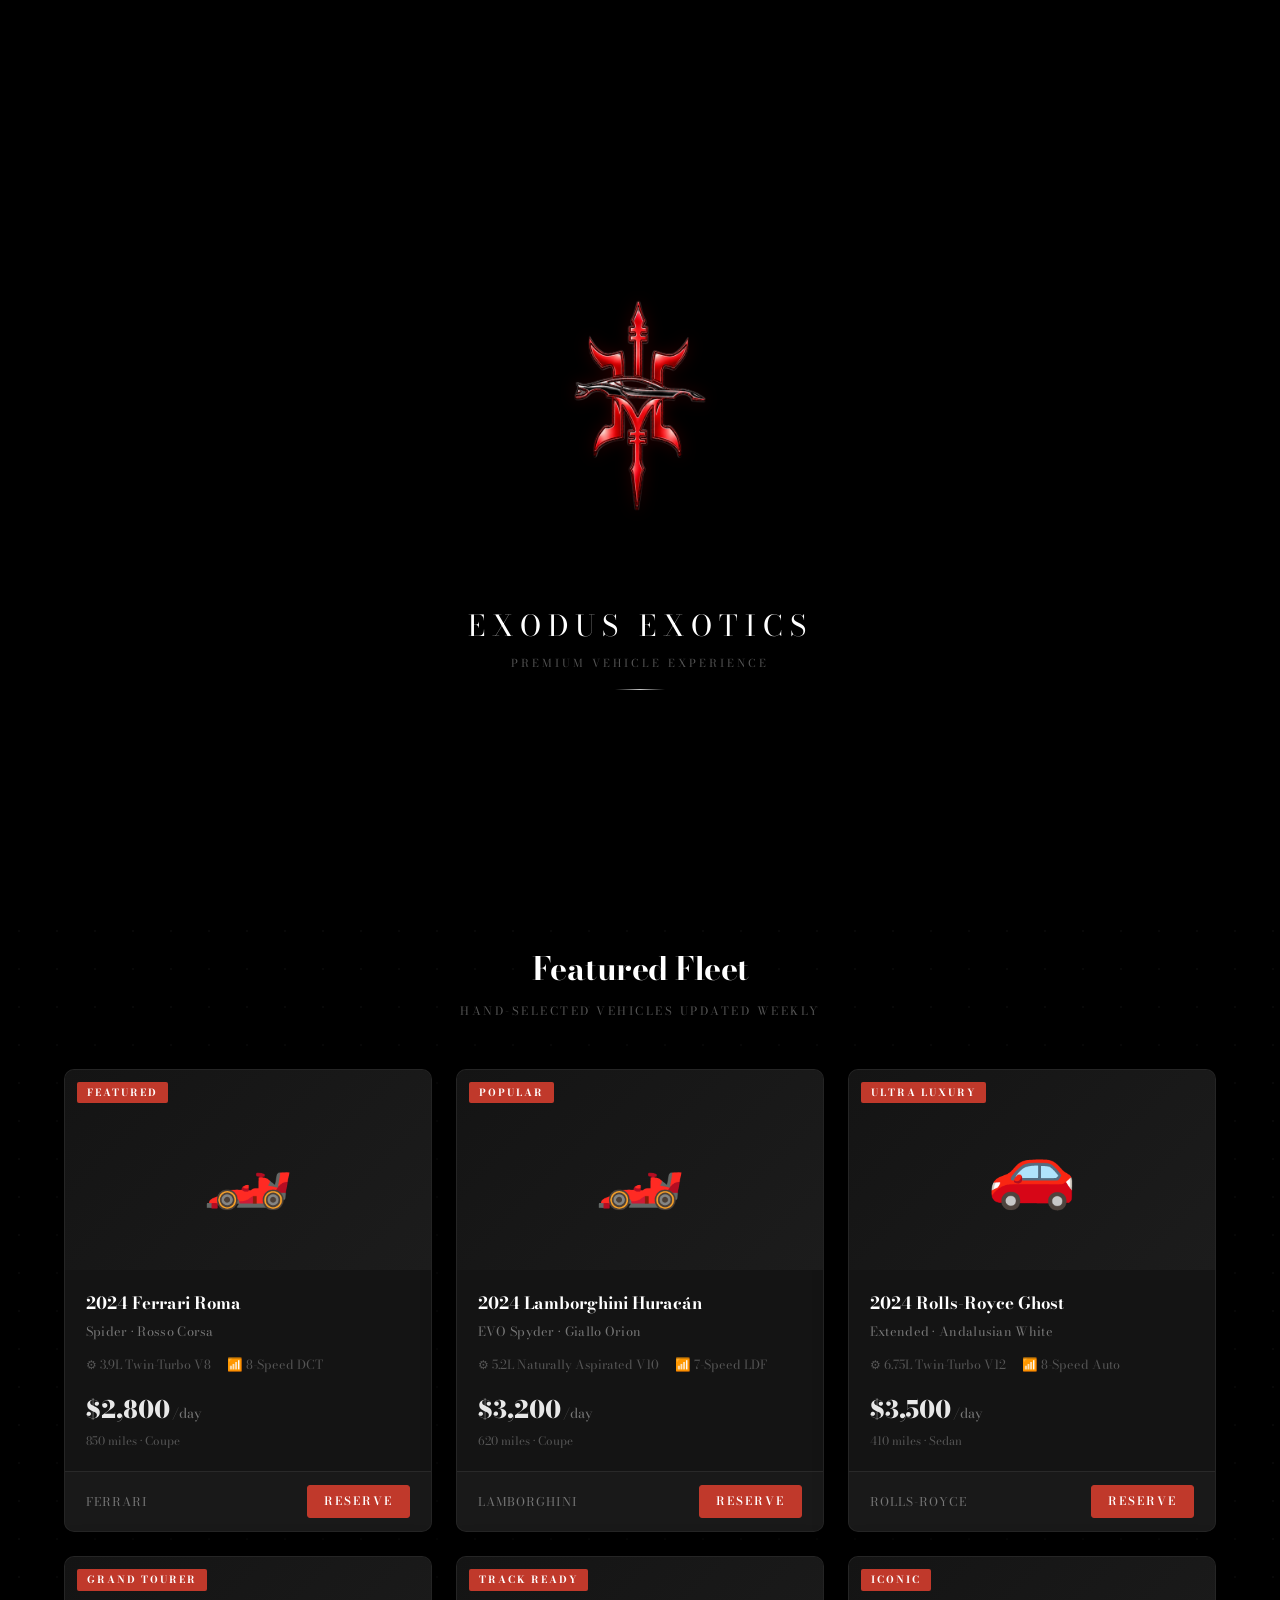
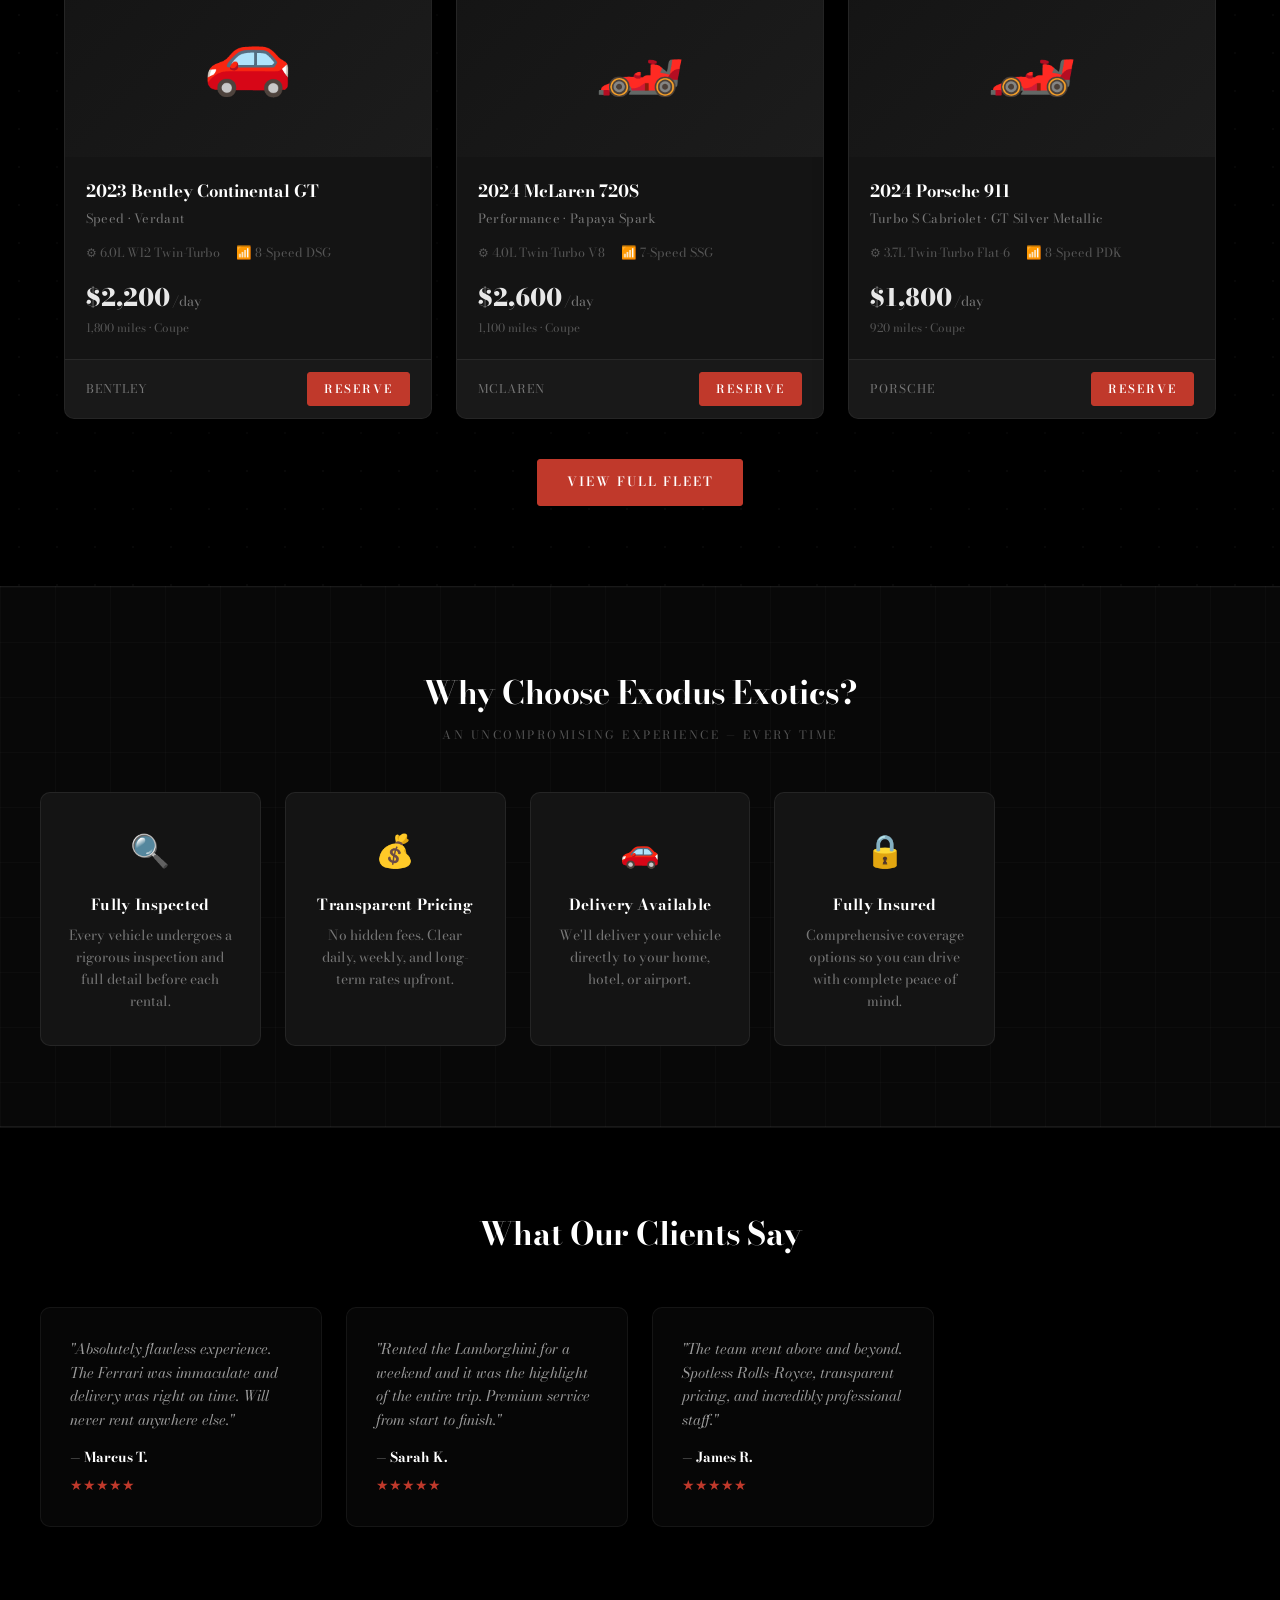
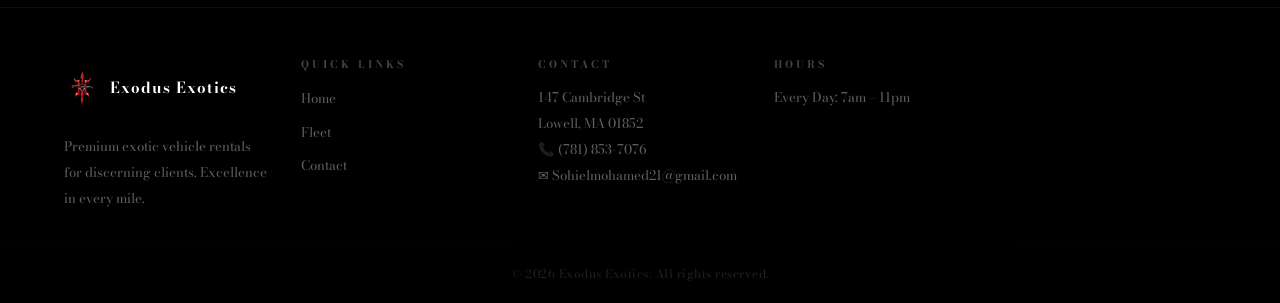
<file: index.html>
<!DOCTYPE html>
<html lang="en">
<head>
  <meta charset="UTF-8" />
  <meta name="viewport" content="width=device-width, initial-scale=1.0" />
  <title>Exodus Exotics | Premium Vehicle Rentals</title>
  <link rel="stylesheet" href="css/style.css" />
</head>
<body>

  <!-- PRELOADER -->
  <div id="preloader" aria-hidden="true">
    <img src="images/logo-transparent.svg" alt="" class="pre-logo" />
    <div class="pre-brand">Exodus Exotics</div>
    <div class="pre-tagline">Premium Vehicle Experience</div>
    <div class="pre-bar"></div>
  </div>

  <!-- NAVBAR -->
  <nav class="navbar">
    <div class="nav-container">
      <a href="index.html" class="logo">
        <img src="images/logo-transparent.svg" alt="Exodus Exotics" class="logo-img" />
        <span class="logo-text">Exodus<span class="logo-accent">Exotics</span></span>
      </a>
      <ul class="nav-links">
        <li><a href="index.html" class="active">Home</a></li>
        <li><a href="inventory.html">Fleet</a></li>
        <li><a href="contact.html">Contact</a></li>
      </ul>
      <button class="nav-toggle" id="navToggle">&#9776;</button>
    </div>
  </nav>

  <!-- HERO -->
  <section class="hero">
    <div class="hero-content">
      <span class="hero-eyebrow">Premium Vehicle Rentals</span>
      <h1><span>EXODUS EXOTICS</span></h1>
      <p>Exclusive fleet of world-class vehicles available for daily, weekly, and long-term rentals.</p>
      <a href="inventory.html" class="btn btn-primary">Browse Our Fleet</a>
      <a href="contact.html" class="btn btn-outline">Make a Reservation</a>
    </div>
  </section>


  <!-- FEATURED FLEET -->
  <section class="section">
    <div class="section-header">
      <h2>Featured Fleet</h2>
      <p>Hand-selected vehicles updated weekly</p>
    </div>
    <div class="car-grid" id="featuredGrid"></div>
    <div class="center-btn">
      <a href="inventory.html" class="btn btn-primary">View Full Fleet</a>
    </div>
  </section>

  <!-- WHY US -->
  <section class="section why-us">
    <div class="section-header">
      <h2>Why Choose Exodus Exotics?</h2>
      <p>An uncompromising experience — every time</p>
    </div>
    <div class="features-grid">
      <div class="feature-card">
        <div class="feature-icon">&#128269;</div>
        <h3>Fully Inspected</h3>
        <p>Every vehicle undergoes a rigorous inspection and full detail before each rental.</p>
      </div>
      <div class="feature-card">
        <div class="feature-icon">&#128176;</div>
        <h3>Transparent Pricing</h3>
        <p>No hidden fees. Clear daily, weekly, and long-term rates upfront.</p>
      </div>
      <div class="feature-card">
        <div class="feature-icon">&#128663;</div>
        <h3>Delivery Available</h3>
        <p>We'll deliver your vehicle directly to your home, hotel, or airport.</p>
      </div>
      <div class="feature-card">
        <div class="feature-icon">&#128274;</div>
        <h3>Fully Insured</h3>
        <p>Comprehensive coverage options so you can drive with complete peace of mind.</p>
      </div>
    </div>
  </section>

  <!-- TESTIMONIALS -->
  <section class="section testimonials">
    <div class="section-header">
      <h2>What Our Clients Say</h2>
    </div>
    <div class="testimonial-grid">
      <div class="testimonial-card">
        <p>"Absolutely flawless experience. The Ferrari was immaculate and delivery was right on time. Will never rent anywhere else."</p>
        <div class="testimonial-author">— Marcus T.</div>
        <div class="stars">&#9733;&#9733;&#9733;&#9733;&#9733;</div>
      </div>
      <div class="testimonial-card">
        <p>"Rented the Lamborghini for a weekend and it was the highlight of the entire trip. Premium service from start to finish."</p>
        <div class="testimonial-author">— Sarah K.</div>
        <div class="stars">&#9733;&#9733;&#9733;&#9733;&#9733;</div>
      </div>
      <div class="testimonial-card">
        <p>"The team went above and beyond. Spotless Rolls-Royce, transparent pricing, and incredibly professional staff."</p>
        <div class="testimonial-author">— James R.</div>
        <div class="stars">&#9733;&#9733;&#9733;&#9733;&#9733;</div>
      </div>
    </div>
  </section>

  <!-- FOOTER -->
  <footer class="footer">
    <div class="footer-container">
      <div class="footer-col">
        <h3>
          <img src="images/logo-transparent.svg" alt="" class="footer-logo-img" />
          Exodus Exotics
        </h3>
        <p>Premium exotic vehicle rentals for discerning clients. Excellence in every mile.</p>
      </div>
      <div class="footer-col">
        <h4>Quick Links</h4>
        <ul>
          <li><a href="index.html">Home</a></li>
          <li><a href="inventory.html">Fleet</a></li>
          <li><a href="contact.html">Contact</a></li>
        </ul>
      </div>
      <div class="footer-col">
        <h4>Contact</h4>
        <p>147 Cambridge St<br>Lowell, MA 01852</p>
        <p>&#128222; (781) 853-7076</p>
        <p>&#9993; Sohielmohamed21@gmail.com</p>
      </div>
      <div class="footer-col">
        <h4>Hours</h4>
        <p>Every Day: 7am – 11pm</p>
      </div>
    </div>
    <div class="footer-bottom">
      <p>&copy; 2026 Exodus Exotics. All rights reserved.</p>
    </div>
  </footer>

  <script src="js/data.js"></script>
  <script src="js/store.js"></script>
  <script src="js/main.js"></script>
</body>
</html>
</file>
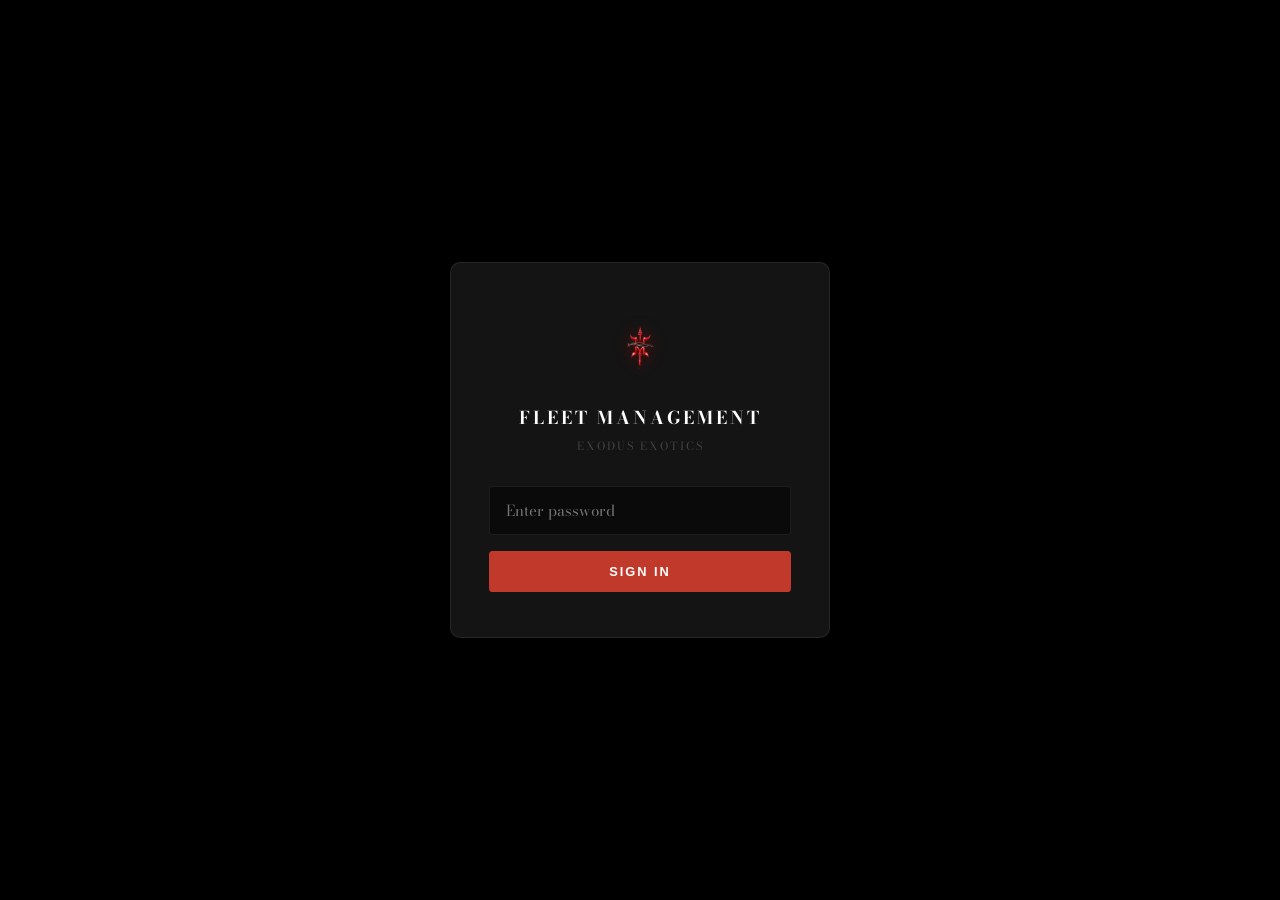
<file: admin.html>
<!DOCTYPE html>
<html lang="en">
<head>
  <meta charset="UTF-8" />
  <meta name="viewport" content="width=device-width, initial-scale=1.0" />
  <title>Fleet Management | Exodus Exotics</title>
  <link rel="stylesheet" href="css/style.css" />
  <style>
    body { min-height: 100vh; }

    /* LOGIN */
    #loginScreen {
      position: fixed; inset: 0; display: flex;
      align-items: center; justify-content: center;
      z-index: 9999; background: #000;
    }
    .login-card {
      background: #141414; border: 1px solid rgba(255,255,255,0.08);
      border-radius: 10px; padding: 2.8rem 2.4rem;
      width: 100%; max-width: 380px;
      box-shadow: 0 8px 50px rgba(0,0,0,0.8); text-align: center;
    }
    .login-logo { height: 80px; margin: 0 auto 1rem; filter: drop-shadow(0 0 8px rgba(200,0,0,0.4)); }
    .login-card h2 { color: #fff; font-size: 1.1rem; letter-spacing: 3px; text-transform: uppercase; margin-bottom: 0.3rem; }
    .login-card p  { color: #444; font-size: 0.7rem; letter-spacing: 2px; text-transform: uppercase; margin-bottom: 2rem; }
    .login-card input {
      width: 100%; padding: 0.75rem 1rem; background: #0a0a0a;
      border: 1px solid rgba(255,255,255,0.08); border-radius: 3px;
      color: #ccc; font-size: 0.95rem; font-family: inherit; margin-bottom: 1rem;
    }
    .login-card input:focus { outline: none; border-color: rgba(192,57,43,0.5); }
    #loginError { display: none; color: #c0392b; font-size: 0.78rem; margin-bottom: 0.8rem; }

    /* PANEL */
    #adminPanel { display: none; }
    .admin-header {
      background: rgba(0,0,0,0.95); border-bottom: 1px solid rgba(255,255,255,0.07);
      padding: 1rem 2rem; display: flex; align-items: center;
      justify-content: space-between; position: sticky; top: 0; z-index: 100;
      backdrop-filter: blur(12px);
    }
    .admin-header-left { display: flex; align-items: center; gap: 1rem; }
    .admin-logo { height: 52px; filter: drop-shadow(0 0 5px rgba(200,0,0,0.3)); }
    .admin-header h1 { color: #fff; font-size: 0.9rem; letter-spacing: 3px; text-transform: uppercase; }
    .admin-header-right { display: flex; align-items: center; gap: 1rem; }

    .admin-body { max-width: 1100px; margin: 0 auto; padding: 2rem 1.5rem; }

    /* TABS */
    .admin-tabs { display: flex; gap: 0; margin-bottom: 1.5rem; border-bottom: 1px solid rgba(255,255,255,0.07); }
    .admin-tab {
      padding: 0.65rem 1.4rem; font-size: 0.75rem; font-weight: 600;
      letter-spacing: 1.5px; text-transform: uppercase; color: #555;
      background: none; border: none; border-bottom: 2px solid transparent;
      cursor: pointer; font-family: inherit; transition: color 0.2s;
      margin-bottom: -1px;
    }
    .admin-tab:hover { color: #aaa; }
    .admin-tab.tab-active { color: #fff; border-bottom-color: var(--primary); }

    /* TOOLBAR */
    .admin-toolbar { display: flex; align-items: center; justify-content: space-between; margin-bottom: 1.2rem; }
    .toolbar-left { display: flex; align-items: baseline; gap: 0.7rem; }
    .toolbar-left h2 { color: #fff; font-size: 1.1rem; font-weight: 700; }
    .section-count { color: #555; font-size: 0.72rem; letter-spacing: 2px; text-transform: uppercase; }

    /* TABLE */
    .admin-table-wrap {
      background: #141414; border: 1px solid rgba(255,255,255,0.07);
      border-radius: 10px; overflow: hidden;
    }
    table { width: 100%; border-collapse: collapse; }
    thead tr { background: #0a0a0a; border-bottom: 1px solid rgba(255,255,255,0.07); }
    th {
      padding: 0.9rem 1.2rem; text-align: left; font-size: 0.65rem;
      color: #555; letter-spacing: 2.5px; text-transform: uppercase; font-weight: 600;
    }
    td {
      padding: 0.9rem 1.2rem; font-size: 0.88rem; color: #bbb;
      border-bottom: 1px solid rgba(255,255,255,0.04); vertical-align: middle;
    }
    tbody tr:last-child td { border-bottom: none; }
    tbody tr:hover { background: rgba(255,255,255,0.02); }

    .car-thumb {
      width: 48px; height: 34px; object-fit: cover;
      border-radius: 4px; margin-right: 0.6rem; vertical-align: middle;
      border: 1px solid rgba(255,255,255,0.07);
    }
    .car-name { color: #fff; font-weight: 600; vertical-align: middle; }
    .admin-badge {
      display: inline-block; background: rgba(192,57,43,0.12);
      border: 1px solid rgba(192,57,43,0.3); color: #c0392b;
      font-size: 0.6rem; font-weight: 700; padding: 2px 8px; border-radius: 2px;
      letter-spacing: 1.5px; text-transform: uppercase; margin-left: 0.4rem; vertical-align: middle;
    }
    .action-cell { white-space: nowrap; }
    .admin-btn {
      padding: 0.3rem 0.85rem; font-size: 0.7rem; font-weight: 600;
      letter-spacing: 1.5px; text-transform: uppercase; border-radius: 3px;
      cursor: pointer; border: 1px solid; font-family: inherit; transition: all 0.2s;
    }
    .edit-btn { background: transparent; color: rgba(255,255,255,0.6); border-color: rgba(255,255,255,0.2); }
    .edit-btn:hover { background: rgba(255,255,255,0.06); color: #fff; border-color: rgba(255,255,255,0.4); }
    .delete-btn { background: rgba(192,57,43,0.08); color: #c0392b; border-color: rgba(192,57,43,0.3); margin-left: 0.4rem; }
    .delete-btn:hover { background: rgba(192,57,43,0.18); border-color: rgba(192,57,43,0.6); }
    .admin-empty { text-align: center; color: #444; padding: 3rem; font-size: 0.88rem; }

    /* MODAL */
    #carModal {
      display: none; position: fixed; inset: 0;
      background: rgba(0,0,0,0.85); z-index: 9000;
      align-items: flex-start; justify-content: center;
      padding: 2rem 1rem; overflow-y: auto;
    }
    .modal-card {
      background: #141414; border: 1px solid rgba(255,255,255,0.08);
      border-radius: 10px; width: 100%; max-width: 680px;
      box-shadow: 0 20px 80px rgba(0,0,0,0.9); margin: auto;
    }
    .modal-header {
      display: flex; align-items: center; justify-content: space-between;
      padding: 1.4rem 1.8rem; border-bottom: 1px solid rgba(255,255,255,0.07);
    }
    .modal-header h2 { color: #fff; font-size: 1rem; letter-spacing: 1px; }
    #modalClose { background: none; border: none; color: #555; font-size: 1.4rem; cursor: pointer; transition: color 0.2s; }
    #modalClose:hover { color: #fff; }
    .modal-body { padding: 1.8rem; }
    .modal-footer {
      display: flex; justify-content: flex-end; gap: 0.8rem;
      padding: 1.2rem 1.8rem; border-top: 1px solid rgba(255,255,255,0.07);
    }

    /* FORM */
    .form-grid { display: grid; grid-template-columns: 1fr 1fr; gap: 1rem; }
    .form-grid .span-2 { grid-column: 1 / -1; }
    .admin-form .form-group { margin-bottom: 0; }
    .admin-form label {
      display: block; font-size: 0.65rem; font-weight: 600; color: #555;
      letter-spacing: 2px; text-transform: uppercase; margin-bottom: 0.35rem;
    }
    .admin-form input,
    .admin-form select,
    .admin-form textarea {
      width: 100%; padding: 0.6rem 0.85rem; background: #0a0a0a;
      border: 1px solid rgba(255,255,255,0.08); border-radius: 3px;
      color: #ccc; font-size: 0.86rem; font-family: inherit; transition: border-color 0.2s;
    }
    .admin-form input[type="file"] { padding: 0.45rem 0.85rem; cursor: pointer; }
    .admin-form input:focus,
    .admin-form select:focus,
    .admin-form textarea:focus { outline: none; border-color: rgba(192,57,43,0.45); }
    .admin-form textarea { resize: vertical; min-height: 80px; }
    .admin-form .hint { font-size: 0.65rem; color: #444; margin-top: 0.25rem; }

    /* IMAGE PREVIEW */
    #imgPreviewWrap { display: none; margin-top: 0.6rem; }
    #imgPreview { width: 100%; max-height: 160px; object-fit: cover; border-radius: 6px; border: 1px solid rgba(255,255,255,0.08); }

    @media (max-width: 600px) {
      .form-grid { grid-template-columns: 1fr; }
      .form-grid .span-2 { grid-column: 1; }
      .admin-toolbar { flex-direction: column; align-items: flex-start; gap: 1rem; }
    }
  </style>
</head>
<body>

  <!-- LOGIN -->
  <div id="loginScreen">
    <div class="login-card">
      <img src="images/logo-transparent.svg" alt="Exodus Exotics" class="login-logo" />
      <h2>Fleet Management</h2>
      <p>Exodus Exotics</p>
      <form id="loginForm">
        <input type="password" id="adminPass" placeholder="Enter password" autocomplete="current-password" required />
        <div id="loginError">Incorrect password. Please try again.</div>
        <button type="submit" class="btn btn-primary" style="width:100%">Sign In</button>
      </form>
    </div>
  </div>

  <!-- ADMIN PANEL -->
  <div id="adminPanel">

    <div class="admin-header">
      <div class="admin-header-left">
        <img src="images/logo-transparent.svg" alt="" class="admin-logo" />
        <h1>Fleet Management</h1>
      </div>
      <div class="admin-header-right">
        <a href="index.html" class="btn btn-outline" style="font-size:0.72rem;padding:0.4rem 1rem">View Site</a>
        <button id="logoutBtn" class="btn btn-outline" style="font-size:0.72rem;padding:0.4rem 1rem">Sign Out</button>
      </div>
    </div>

    <div class="admin-body">

      <div class="admin-tabs">
        <button class="admin-tab" id="tabFleet">Fleet Inventory</button>
        <button class="admin-tab" id="tabInquiries">Reservation Inquiries</button>
      </div>

      <!-- FLEET SECTION -->
      <div id="fleetSection">
        <div class="admin-toolbar">
          <div class="toolbar-left">
            <h2>Vehicles</h2>
            <span id="fleetCount" class="section-count"></span>
          </div>
          <button id="addCarBtn" class="btn btn-primary">+ Add Vehicle</button>
        </div>
        <div class="admin-table-wrap">
          <table>
            <thead>
              <tr>
                <th>Vehicle</th><th>Trim</th><th>Type</th><th>Daily Rate</th><th>Actions</th>
              </tr>
            </thead>
            <tbody id="carTableBody"></tbody>
          </table>
        </div>
      </div>

      <!-- INQUIRIES SECTION -->
      <div id="inquiriesSection" style="display:none">
        <div class="admin-toolbar">
          <div class="toolbar-left">
            <h2>Inquiries</h2>
            <span id="inquiryCount" class="section-count"></span>
          </div>
        </div>
        <div class="admin-table-wrap">
          <table>
            <thead>
              <tr>
                <th>Name</th><th>Contact</th><th>Vehicle</th><th>Dates</th><th>Notes</th><th>Received</th>
              </tr>
            </thead>
            <tbody id="inquiryTableBody"></tbody>
          </table>
        </div>
      </div>

    </div>
  </div>

  <!-- ADD / EDIT MODAL -->
  <div id="carModal">
    <div class="modal-card">
      <div class="modal-header">
        <h2 id="modalTitle">Add Vehicle</h2>
        <button id="modalClose">&times;</button>
      </div>
      <div class="modal-body">
        <form id="carForm" class="admin-form">
          <input type="hidden" id="carId" />
          <div class="form-grid">

            <div class="form-group">
              <label for="fYear">Year</label>
              <input type="number" id="fYear" placeholder="2024" min="1900" max="2099" required />
            </div>
            <div class="form-group">
              <label for="fMake">Make</label>
              <input type="text" id="fMake" placeholder="Ferrari" required />
            </div>
            <div class="form-group">
              <label for="fModel">Model</label>
              <input type="text" id="fModel" placeholder="Roma" required />
            </div>
            <div class="form-group">
              <label for="fTrim">Trim</label>
              <input type="text" id="fTrim" placeholder="Spider" required />
            </div>
            <div class="form-group">
              <label for="fType">Body Type</label>
              <select id="fType" required>
                <option value="Coupe">Coupe</option>
                <option value="Sedan">Sedan</option>
                <option value="SUV">SUV</option>
                <option value="Convertible">Convertible</option>
                <option value="Truck">Truck</option>
              </select>
            </div>
            <div class="form-group">
              <label for="fColor">Color</label>
              <input type="text" id="fColor" placeholder="Rosso Corsa" required />
            </div>
            <div class="form-group">
              <label for="fPrice">Daily Rate ($)</label>
              <input type="number" id="fPrice" placeholder="2800" min="1" required />
            </div>
            <div class="form-group">
              <label for="fMileage">Mileage</label>
              <input type="number" id="fMileage" placeholder="850" min="0" required />
            </div>
            <div class="form-group">
              <label for="fEngine">Engine</label>
              <input type="text" id="fEngine" placeholder="3.9L Twin-Turbo V8" required />
            </div>
            <div class="form-group">
              <label for="fTransmission">Transmission</label>
              <input type="text" id="fTransmission" placeholder="8-Speed DCT" required />
            </div>
            <div class="form-group">
              <label for="fMpg">MPG (city/hwy)</label>
              <input type="text" id="fMpg" placeholder="14/20" required />
            </div>
            <div class="form-group">
              <label for="fDoors">Doors</label>
              <input type="number" id="fDoors" placeholder="2" min="1" max="6" required />
            </div>
            <div class="form-group">
              <label for="fBadge">Badge <span style="color:#333;font-weight:400">(optional)</span></label>
              <input type="text" id="fBadge" placeholder="Featured, Popular, etc." />
            </div>

            <div class="form-group span-2">
              <label for="fImage">Vehicle Photo</label>
              <input type="file" id="fImage" accept="image/*" />
              <div id="imgPreviewWrap">
                <img id="imgPreview" alt="Preview" />
              </div>
              <div class="hint">Upload a photo of the vehicle. Leave blank to keep the existing photo.</div>
            </div>

            <div class="form-group span-2">
              <label for="fFeatures">Features &amp; Highlights</label>
              <textarea id="fFeatures" rows="4" placeholder="671 HP&#10;Retractable Soft Top&#10;Carbon Ceramic Brakes" required></textarea>
              <div class="hint">One feature per line.</div>
            </div>

            <div class="form-group span-2">
              <label for="fDescription">Description</label>
              <textarea id="fDescription" rows="4" placeholder="Describe the vehicle..." required></textarea>
            </div>

          </div>
        </form>
      </div>
      <div class="modal-footer">
        <button type="button" id="cancelBtn" class="btn btn-outline">Cancel</button>
        <button type="submit" form="carForm" class="btn btn-primary">Save Vehicle</button>
      </div>
    </div>
  </div>

  <script src="js/data.js"></script>
  <script src="js/store.js"></script>
  <script src="js/admin.js"></script>
</body>
</html>
</file>
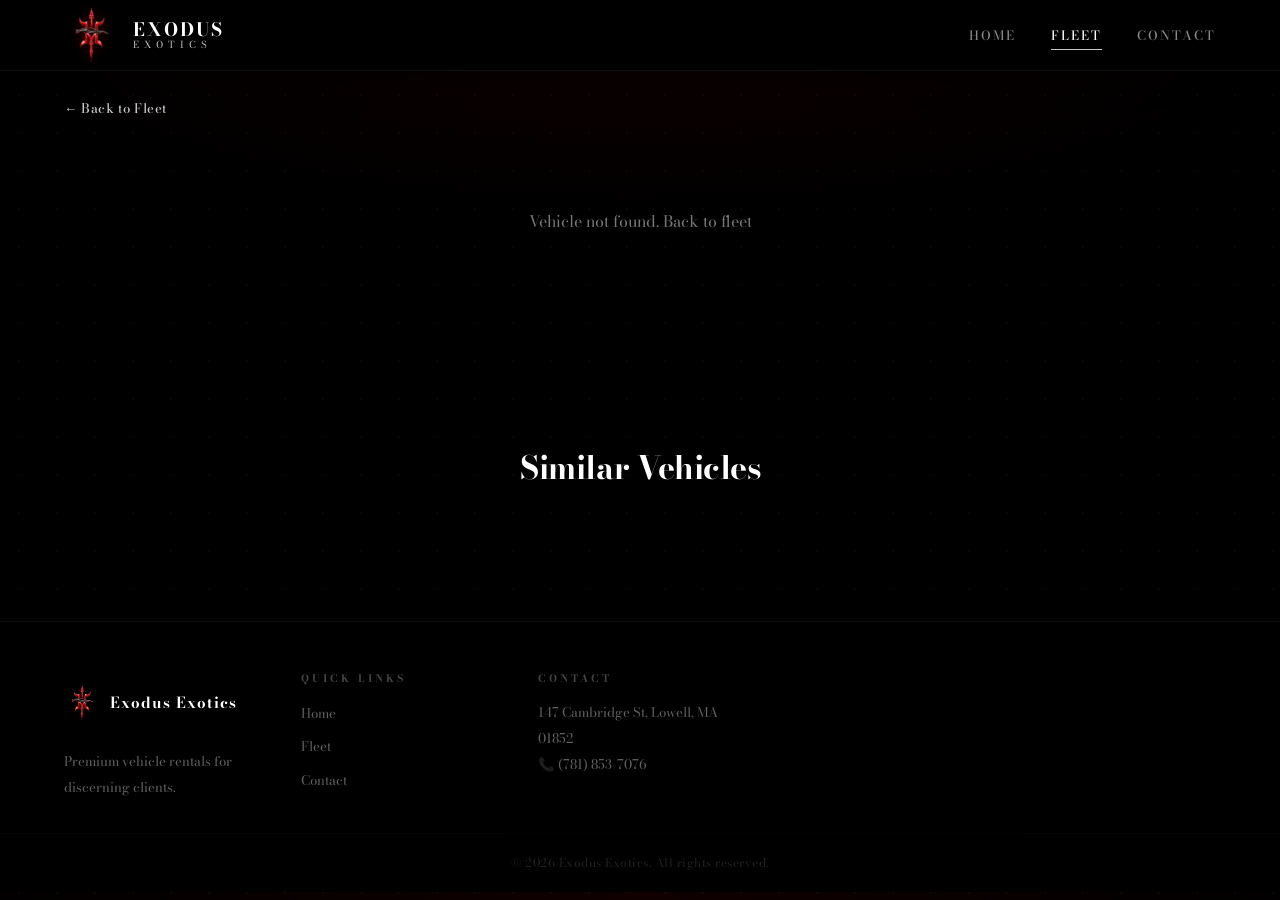
<file: car.html>
<!DOCTYPE html>
<html lang="en">
<head>
  <meta charset="UTF-8" />
  <meta name="viewport" content="width=device-width, initial-scale=1.0" />
  <title>Vehicle Detail | Exodus Exotics</title>
  <link rel="stylesheet" href="css/style.css" />
</head>
<body>

  <nav class="navbar">
    <div class="nav-container">
      <a href="index.html" class="logo">
        <img src="images/logo-transparent.svg" alt="Exodus Exotics" class="logo-img" />
        <span class="logo-text">Exodus<span class="logo-accent">Exotics</span></span>
      </a>
      <ul class="nav-links">
        <li><a href="index.html">Home</a></li>
        <li><a href="inventory.html" class="active">Fleet</a></li>
        <li><a href="contact.html">Contact</a></li>
      </ul>
      <button class="nav-toggle" id="navToggle">&#9776;</button>
    </div>
  </nav>

  <div class="breadcrumb">
    <a href="inventory.html">&larr; Back to Fleet</a>
  </div>

  <section class="car-detail-section" id="carDetail">
    <p class="loading">Loading vehicle details...</p>
  </section>

  <section class="section">
    <div class="section-header">
      <h2>Similar Vehicles</h2>
    </div>
    <div class="car-grid" id="similarGrid"></div>
  </section>

  <footer class="footer">
    <div class="footer-container">
      <div class="footer-col">
        <h3>
          <img src="images/logo-transparent.svg" alt="" class="footer-logo-img" />
          Exodus Exotics
        </h3>
        <p>Premium vehicle rentals for discerning clients.</p>
      </div>
      <div class="footer-col">
        <h4>Quick Links</h4>
        <ul>
          <li><a href="index.html">Home</a></li>
          <li><a href="inventory.html">Fleet</a></li>
          <li><a href="contact.html">Contact</a></li>
        </ul>
      </div>
      <div class="footer-col">
        <h4>Contact</h4>
        <p>147 Cambridge St, Lowell, MA 01852</p>
        <p>&#128222; (781) 853-7076</p>
      </div>
    </div>
    <div class="footer-bottom">
      <p>&copy; 2026 Exodus Exotics. All rights reserved.</p>
    </div>
  </footer>

  <script src="js/data.js"></script>
  <script src="js/store.js"></script>
  <script src="js/car-detail.js"></script>
</body>
</html>
</file>
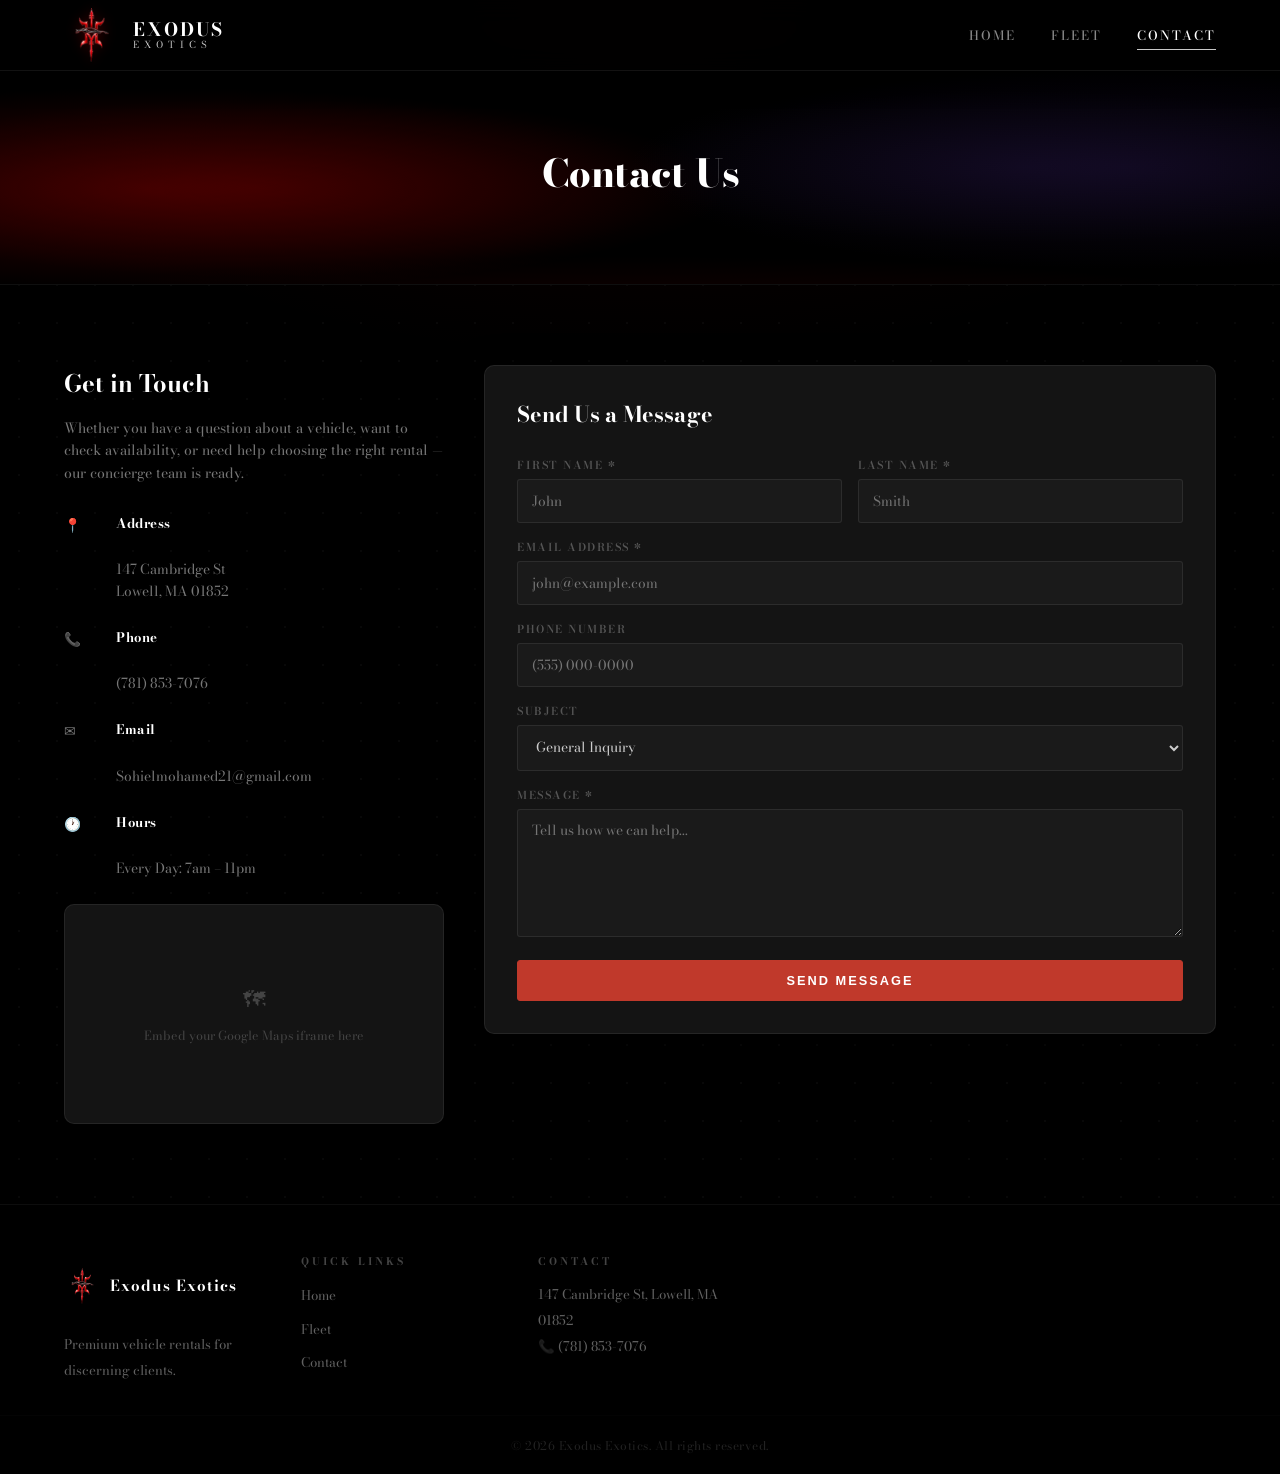
<file: contact.html>
<!DOCTYPE html>
<html lang="en">
<head>
  <meta charset="UTF-8" />
  <meta name="viewport" content="width=device-width, initial-scale=1.0" />
  <title>Contact Us | Exodus Exotics</title>
  <link rel="stylesheet" href="css/style.css" />
</head>
<body>

  <nav class="navbar">
    <div class="nav-container">
      <a href="index.html" class="logo">
        <img src="images/logo-transparent.svg" alt="Exodus Exotics" class="logo-img" />
        <span class="logo-text">Exodus<span class="logo-accent">Exotics</span></span>
      </a>
      <ul class="nav-links">
        <li><a href="index.html">Home</a></li>
        <li><a href="inventory.html">Fleet</a></li>
        <li><a href="contact.html" class="active">Contact</a></li>
      </ul>
      <button class="nav-toggle" id="navToggle">&#9776;</button>
    </div>
  </nav>

  <div class="page-hero">
    <h1>Contact Us</h1>
  </div>

  <section class="section">
    <div class="contact-layout">

      <!-- INFO -->
      <div class="contact-info">
        <h2>Get in Touch</h2>
        <p>Whether you have a question about a vehicle, want to check availability, or need help choosing the right rental — our concierge team is ready.</p>

        <div class="info-item">
          <div class="info-icon">&#128205;</div>
          <div>
            <strong>Address</strong><br>
            147 Cambridge St<br>Lowell, MA 01852
          </div>
        </div>
        <div class="info-item">
          <div class="info-icon">&#128222;</div>
          <div>
            <strong>Phone</strong><br>
            (781) 853-7076
          </div>
        </div>
        <div class="info-item">
          <div class="info-icon">&#9993;</div>
          <div>
            <strong>Email</strong><br>
            Sohielmohamed21@gmail.com
          </div>
        </div>
        <div class="info-item">
          <div class="info-icon">&#128336;</div>
          <div>
            <strong>Hours</strong><br>
            Every Day: 7am – 11pm
          </div>
        </div>

        <div class="map-placeholder">
          <span>&#128506;</span>
          <p>Embed your Google Maps iframe here</p>
        </div>
      </div>

      <!-- FORM -->
      <div class="contact-form-card">
        <h2>Send Us a Message</h2>
        <form id="contactForm" class="contact-form">
          <div class="form-row">
            <div class="form-group">
              <label for="cFirstName">First Name *</label>
              <input type="text" id="cFirstName" required placeholder="John" />
            </div>
            <div class="form-group">
              <label for="cLastName">Last Name *</label>
              <input type="text" id="cLastName" required placeholder="Smith" />
            </div>
          </div>
          <div class="form-group">
            <label for="cEmail">Email Address *</label>
            <input type="email" id="cEmail" required placeholder="john@example.com" />
          </div>
          <div class="form-group">
            <label for="cPhone">Phone Number</label>
            <input type="tel" id="cPhone" placeholder="(555) 000-0000" />
          </div>
          <div class="form-group">
            <label for="cSubject">Subject</label>
            <select id="cSubject">
              <option>General Inquiry</option>
              <option>Check Vehicle Availability</option>
              <option>Make a Reservation</option>
              <option>Pricing Question</option>
              <option>Delivery / Pickup Request</option>
              <option>Other</option>
            </select>
          </div>
          <div class="form-group">
            <label for="cMessage">Message *</label>
            <textarea id="cMessage" rows="5" required placeholder="Tell us how we can help..."></textarea>
          </div>
          <button type="submit" class="btn btn-primary full-width">Send Message</button>
        </form>
        <div id="contactSuccess" class="success-msg" style="display:none;">
          Thanks for reaching out! Our concierge team will respond within 2-3 business days.
        </div>
      </div>

    </div>
  </section>

  <footer class="footer">
    <div class="footer-container">
      <div class="footer-col">
        <h3>
          <img src="images/logo-transparent.svg" alt="" class="footer-logo-img" />
          Exodus Exotics
        </h3>
        <p>Premium vehicle rentals for discerning clients.</p>
      </div>
      <div class="footer-col">
        <h4>Quick Links</h4>
        <ul>
          <li><a href="index.html">Home</a></li>
          <li><a href="inventory.html">Fleet</a></li>
          <li><a href="contact.html">Contact</a></li>
        </ul>
      </div>
      <div class="footer-col">
        <h4>Contact</h4>
        <p>147 Cambridge St, Lowell, MA 01852</p>
        <p>&#128222; (781) 853-7076</p>
      </div>
    </div>
    <div class="footer-bottom">
      <p>&copy; 2026 Exodus Exotics. All rights reserved.</p>
    </div>
  </footer>

  <script src="js/data.js"></script>
  <script src="js/store.js"></script>
  <script src="js/contact.js"></script>
</body>
</html>
</file>
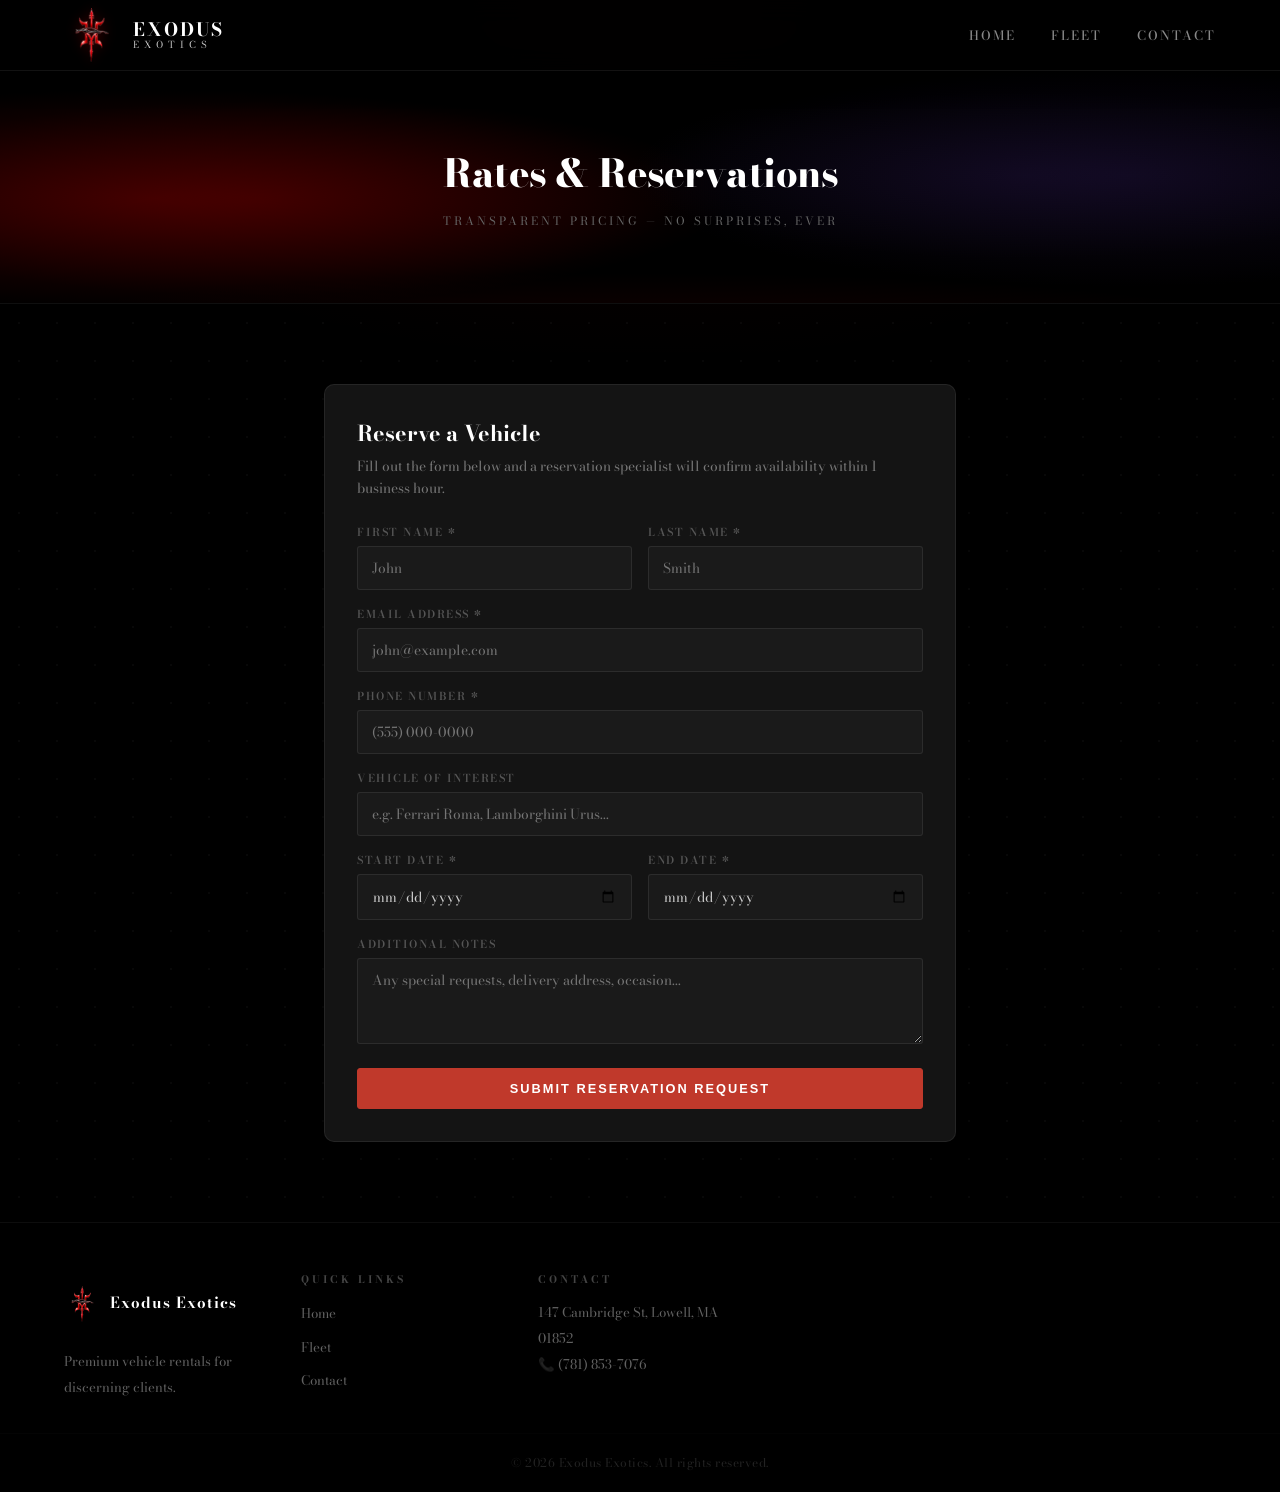
<file: financing.html>
<!DOCTYPE html>
<html lang="en">
<head>
  <meta charset="UTF-8" />
  <meta name="viewport" content="width=device-width, initial-scale=1.0" />
  <title>Rates & Reservations | Exodus Exotics</title>
  <link rel="stylesheet" href="css/style.css" />
</head>
<body>

  <nav class="navbar">
    <div class="nav-container">
      <a href="index.html" class="logo">
        <img src="images/logo-transparent.svg" alt="Exodus Exotics" class="logo-img" />
        <span class="logo-text">Exodus<span class="logo-accent">Exotics</span></span>
      </a>
      <ul class="nav-links">
        <li><a href="index.html">Home</a></li>
        <li><a href="inventory.html">Fleet</a></li>
        <li><a href="contact.html">Contact</a></li>
      </ul>
      <button class="nav-toggle" id="navToggle">&#9776;</button>
    </div>
  </nav>

  <div class="page-hero">
    <h1>Rates &amp; Reservations</h1>
    <p>Transparent pricing — no surprises, ever</p>
  </div>

  <section class="section" style="max-width:680px">

    <div class="apply-card">
      <h2>Reserve a Vehicle</h2>
      <p>Fill out the form below and a reservation specialist will confirm availability within 1 business hour.</p>

      <form id="financeForm" class="contact-form">
        <div class="form-row">
          <div class="form-group">
            <label for="fFirstName">First Name *</label>
            <input type="text" id="fFirstName" required placeholder="John" />
          </div>
          <div class="form-group">
            <label for="fLastName">Last Name *</label>
            <input type="text" id="fLastName" required placeholder="Smith" />
          </div>
        </div>
        <div class="form-group">
          <label for="fEmail">Email Address *</label>
          <input type="email" id="fEmail" required placeholder="john@example.com" />
        </div>
        <div class="form-group">
          <label for="fPhone">Phone Number *</label>
          <input type="tel" id="fPhone" required placeholder="(555) 000-0000" />
        </div>
        <div class="form-group">
          <label for="fVehicle">Vehicle of Interest</label>
          <input type="text" id="fVehicle" placeholder="e.g. Ferrari Roma, Lamborghini Urus..." />
        </div>
        <div class="form-row">
          <div class="form-group">
            <label for="fStartDate">Start Date *</label>
            <input type="date" id="fStartDate" required />
          </div>
          <div class="form-group">
            <label for="fEndDate">End Date *</label>
            <input type="date" id="fEndDate" required />
          </div>
        </div>
        <div class="form-group">
          <label for="fNotes">Additional Notes</label>
          <textarea id="fNotes" rows="3" placeholder="Any special requests, delivery address, occasion..."></textarea>
        </div>
        <button type="submit" class="btn btn-primary full-width">Submit Reservation Request</button>
      </form>
      <div id="financeSuccess" class="success-msg" style="display:none;">
        Thank you! A reservation specialist will be in touch shortly.
      </div>
    </div>

  </section>

  <footer class="footer">
    <div class="footer-container">
      <div class="footer-col">
        <h3>
          <img src="images/logo-transparent.svg" alt="" class="footer-logo-img" />
          Exodus Exotics
        </h3>
        <p>Premium vehicle rentals for discerning clients.</p>
      </div>
      <div class="footer-col">
        <h4>Quick Links</h4>
        <ul>
          <li><a href="index.html">Home</a></li>
          <li><a href="inventory.html">Fleet</a></li>
          <li><a href="contact.html">Contact</a></li>
        </ul>
      </div>
      <div class="footer-col">
        <h4>Contact</h4>
        <p>147 Cambridge St, Lowell, MA 01852</p>
        <p>&#128222; (781) 853-7076</p>
      </div>
    </div>
    <div class="footer-bottom">
      <p>&copy; 2026 Exodus Exotics. All rights reserved.</p>
    </div>
  </footer>

  <script src="js/data.js"></script>
  <script src="js/store.js"></script>
  <script src="js/financing.js"></script>
</body>
</html>
</file>
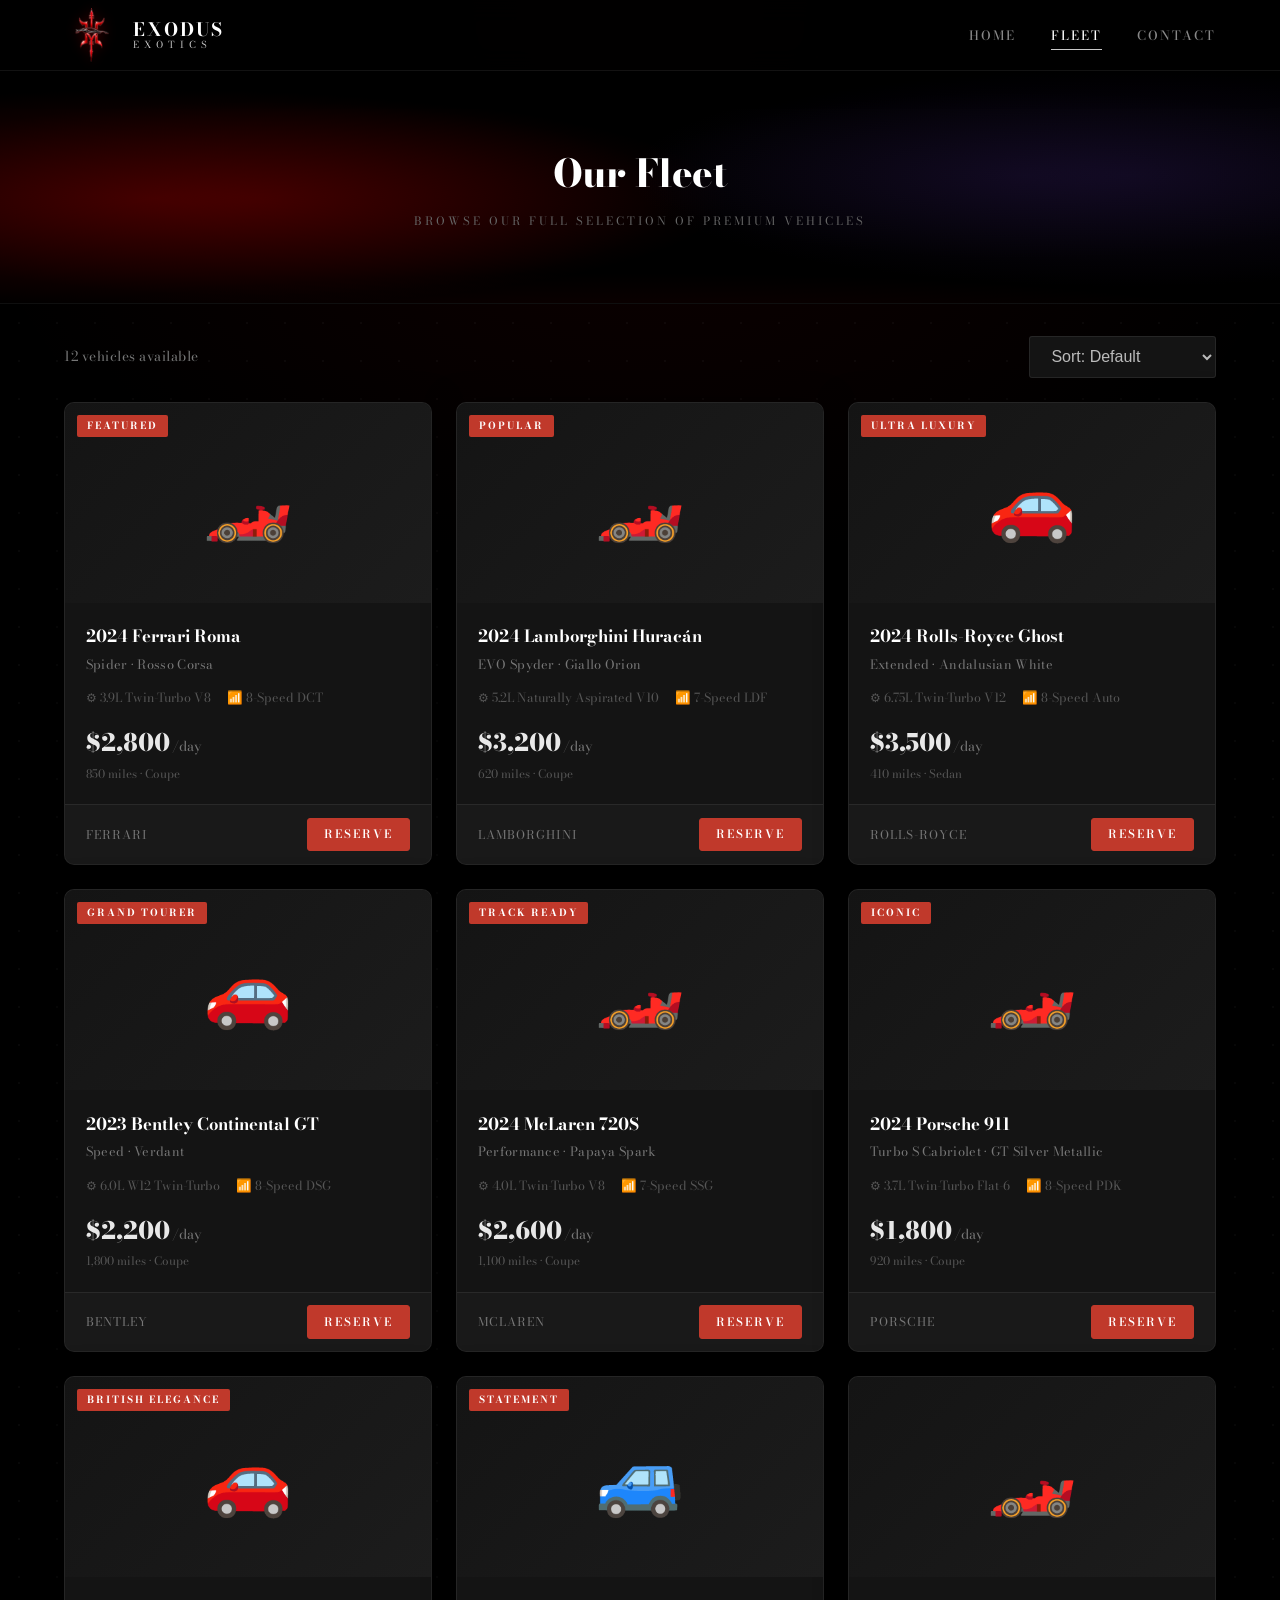
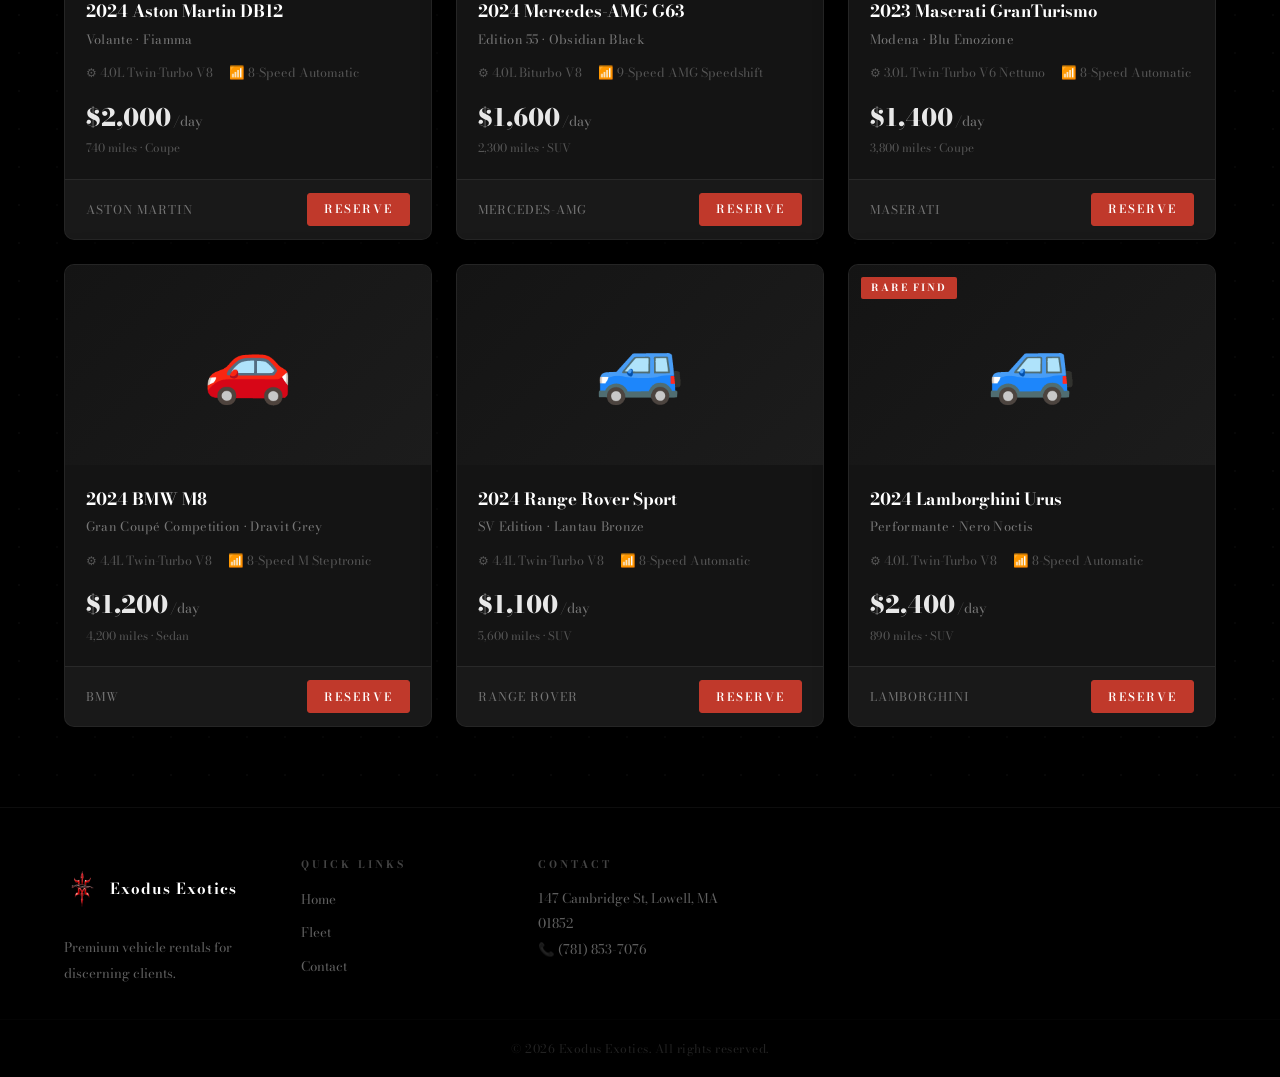
<file: inventory.html>
<!DOCTYPE html>
<html lang="en">
<head>
  <meta charset="UTF-8" />
  <meta name="viewport" content="width=device-width, initial-scale=1.0" />
  <title>Our Fleet | Exodus Exotics</title>
  <link rel="stylesheet" href="css/style.css" />
</head>
<body>

  <nav class="navbar">
    <div class="nav-container">
      <a href="index.html" class="logo">
        <img src="images/logo-transparent.svg" alt="Exodus Exotics" class="logo-img" />
        <span class="logo-text">Exodus<span class="logo-accent">Exotics</span></span>
      </a>
      <ul class="nav-links">
        <li><a href="index.html">Home</a></li>
        <li><a href="inventory.html" class="active">Fleet</a></li>
        <li><a href="contact.html">Contact</a></li>
      </ul>
      <button class="nav-toggle" id="navToggle">&#9776;</button>
    </div>
  </nav>

  <div class="page-hero">
    <h1>Our Fleet</h1>
    <p>Browse our full selection of premium vehicles</p>
  </div>

  <section class="inventory-section">
    <div class="results-bar">
      <span id="resultsCount">Loading...</span>
      <select id="sortBy">
        <option value="default">Sort: Default</option>
        <option value="price-asc">Price: Low to High</option>
        <option value="price-desc">Price: High to Low</option>
        <option value="year-desc">Newest First</option>
        <option value="mileage-asc">Lowest Mileage</option>
      </select>
    </div>

    <div class="car-grid" id="inventoryGrid"></div>
  </section>

  <footer class="footer">
    <div class="footer-container">
      <div class="footer-col">
        <h3>
          <img src="images/logo-transparent.svg" alt="" class="footer-logo-img" />
          Exodus Exotics
        </h3>
        <p>Premium vehicle rentals for discerning clients.</p>
      </div>
      <div class="footer-col">
        <h4>Quick Links</h4>
        <ul>
          <li><a href="index.html">Home</a></li>
          <li><a href="inventory.html">Fleet</a></li>
          <li><a href="contact.html">Contact</a></li>
        </ul>
      </div>
      <div class="footer-col">
        <h4>Contact</h4>
        <p>147 Cambridge St, Lowell, MA 01852</p>
        <p>&#128222; (781) 853-7076</p>
      </div>
    </div>
    <div class="footer-bottom">
      <p>&copy; 2026 Exodus Exotics. All rights reserved.</p>
    </div>
  </footer>

  <script src="js/data.js"></script>
  <script src="js/store.js"></script>
  <script src="js/inventory.js"></script>
</body>
</html>
</file>
<file: css/style.css>
@import url('https://fonts.googleapis.com/css2?family=Bodoni+Moda:ital,opsz,wght@0,6..96,400;0,6..96,500;0,6..96,600;0,6..96,700;1,6..96,400&display=swap');

/* ===== RESET & BASE ===== */
*, *::before, *::after { box-sizing: border-box; margin: 0; padding: 0; }

:root {
  --primary:      #c0392b;
  --primary-dark: #922b21;
  --silver:       #c8c8c8;
  --silver-light: #e8e8e8;
  --dark:         #000000;
  --dark2:        #0a0a0a;
  --mid:          #111111;
  --surface:      #141414;
  --surface2:     #1a1a1a;
  --white:        #ffffff;
  --gray:         #777777;
  --border:       rgba(255,255,255,0.07);
  --border-light: #dde1e7;
  --shadow:       0 4px 30px rgba(0,0,0,0.6);
  --radius:       10px;
  --font:         'Bodoni XT', 'Bodoni Moda', serif;
  --chrome:       linear-gradient(135deg, #f0f0f0 0%, #a8a8a8 35%, #e0e0e0 55%, #848484 100%);
}

html { scroll-behavior: smooth; }

body {
  font-family: var(--font);
  background-color: #000;
  background-image:
    radial-gradient(ellipse 80% 35% at 50% 0%, rgba(160,0,0,0.10) 0%, transparent 70%),
    radial-gradient(rgba(255,255,255,0.03) 1px, transparent 1px);
  background-size: auto, 38px 38px;
  color: #c8c8c8;
  line-height: 1.6;
}

a { text-decoration: none; color: inherit; }
ul { list-style: none; }
img { max-width: 100%; display: block; }

/* ===== PRELOADER ===== */
#preloader {
  position: fixed;
  inset: 0;
  z-index: 99999;
  background: #000;
  display: flex;
  align-items: center;
  justify-content: center;
  flex-direction: column;
  gap: 0;
  transition: opacity 0.9s ease, visibility 0.9s ease;
}

#preloader.done {
  opacity: 0;
  visibility: hidden;
  pointer-events: none;
}

.pre-logo {
  width: 220px;
  height: auto;
  animation: logoSpin 1.5s cubic-bezier(0.175, 0.885, 0.32, 1.275) forwards,
             logoGlowPulse 3s ease-in-out 1.5s infinite;
}

@keyframes logoSpin {
  0%   { transform: rotate(-360deg) scale(0.15); opacity: 0;
         filter: brightness(4) drop-shadow(0 0 40px rgba(220,0,0,1)) drop-shadow(0 0 80px rgba(180,0,0,0.8)); }
  40%  { opacity: 1;
         filter: brightness(2.5) drop-shadow(0 0 30px rgba(220,0,0,0.9)) drop-shadow(0 0 60px rgba(160,0,0,0.6)); }
  60%  { transform: rotate(16deg) scale(1.1);
         filter: brightness(1.8) drop-shadow(0 0 20px rgba(200,0,0,0.7)); }
  78%  { transform: rotate(-6deg) scale(0.97);
         filter: brightness(1.3) drop-shadow(0 0 14px rgba(180,0,0,0.5)); }
  90%  { transform: rotate(3deg)  scale(1.01);
         filter: brightness(1.1) drop-shadow(0 0 10px rgba(160,0,0,0.35)); }
  100% { transform: rotate(0deg)  scale(1);    opacity: 1;
         filter: brightness(1)   drop-shadow(0 0 8px rgba(150,0,0,0.25)); }
}

@keyframes logoGlowPulse {
  0%, 100% { filter: brightness(1)   drop-shadow(0 0 6px rgba(150,0,0,0.2)); }
  50%       { filter: brightness(1.15) drop-shadow(0 0 22px rgba(200,0,0,0.55)) drop-shadow(0 0 40px rgba(150,0,0,0.25)); }
}

.pre-brand {
  color: var(--white);
  font-size: 1.8rem;
  letter-spacing: 7px;
  text-transform: uppercase;
  margin-top: 0.1rem;
  opacity: 0;
  animation: fadeSlideUp 0.7s ease 0.85s forwards;
}

.pre-tagline {
  color: #555;
  font-size: 0.68rem;
  letter-spacing: 3px;
  text-transform: uppercase;
  margin-top: 0.4rem;
  opacity: 0;
  animation: fadeSlideUp 0.5s ease 1.1s forwards;
}

.pre-bar {
  width: 50px;
  height: 1px;
  background: linear-gradient(90deg, transparent, var(--silver), transparent);
  margin-top: 1rem;
  opacity: 0;
  animation: fadeSlideUp 0.4s ease 1.3s forwards;
}

@keyframes fadeSlideUp {
  from { opacity: 0; transform: translateY(12px); }
  to   { opacity: 1; transform: translateY(0); }
}

/* ===== NAVBAR ===== */
.navbar {
  position: sticky;
  top: 0;
  z-index: 1000;
  background: rgba(0,0,0,0.92);
  backdrop-filter: blur(12px);
  -webkit-backdrop-filter: blur(12px);
  border-bottom: 1px solid rgba(255,255,255,0.07);
  box-shadow: 0 2px 30px rgba(0,0,0,0.7);
}

.nav-container {
  max-width: 1200px;
  margin: 0 auto;
  padding: 0 1.5rem;
  display: flex;
  align-items: center;
  justify-content: space-between;
  height: 70px;
}

/* ===== LOGO ===== */
.logo {
  display: flex;
  align-items: center;
  gap: 0.8rem;
  text-decoration: none;
}

.logo-img {
  height: 100px;
  width: auto;
  flex-shrink: 0;
  filter: drop-shadow(0 0 6px rgba(200,0,0,0.3));
  transition: filter 0.3s;
}

.logo:hover .logo-img {
  filter: drop-shadow(0 0 14px rgba(220,0,0,0.65));
}

.logo-text {
  font-size: 1.15rem;
  font-weight: 700;
  color: var(--white);
  letter-spacing: 2px;
  text-transform: uppercase;
  line-height: 1.1;
}

.logo-text .logo-accent {
  display: block;
  font-size: 0.6rem;
  font-weight: 400;
  letter-spacing: 5px;
  color: var(--silver);
  text-transform: uppercase;
  margin-top: 1px;
}

.nav-links {
  display: flex;
  gap: 2.2rem;
}

.nav-links a {
  color: #888;
  font-size: 0.8rem;
  font-weight: 500;
  letter-spacing: 2px;
  text-transform: uppercase;
  transition: color 0.2s;
  padding-bottom: 4px;
  border-bottom: 1px solid transparent;
}

.nav-links a:hover,
.nav-links a.active {
  color: var(--white);
  border-bottom-color: var(--silver);
}

.nav-toggle {
  display: none;
  background: none;
  border: none;
  color: var(--white);
  font-size: 1.5rem;
  cursor: pointer;
}

/* ===== BUTTONS ===== */
.btn {
  display: inline-block;
  padding: 0.75rem 1.8rem;
  border-radius: 3px;
  font-size: 0.8rem;
  font-weight: 600;
  letter-spacing: 2px;
  text-transform: uppercase;
  cursor: pointer;
  border: 1px solid transparent;
  transition: all 0.25s;
  text-align: center;
}

.btn-primary {
  background: var(--primary);
  color: var(--white);
  border-color: var(--primary);
}

.btn-primary:hover {
  background: var(--primary-dark);
  border-color: var(--primary-dark);
  transform: translateY(-1px);
  box-shadow: 0 6px 22px rgba(192,57,43,0.38);
}

.btn-outline {
  background: transparent;
  color: rgba(255,255,255,0.75);
  border-color: rgba(255,255,255,0.3);
}

.btn-outline:hover {
  background: rgba(255,255,255,0.06);
  border-color: rgba(255,255,255,0.6);
  color: var(--white);
}

.full-width { width: 100%; }

/* ===== HERO ===== */
.hero {
  min-height: 88vh;
  display: flex;
  align-items: center;
  justify-content: center;
  text-align: center;
  padding: 4rem 1.5rem;
  position: relative;
  overflow: hidden;
  background:
    radial-gradient(ellipse 75% 70% at 10% 60%, rgba(180,0,0,0.32) 0%, transparent 65%),
    radial-gradient(ellipse 65% 75% at 90% 35%, rgba(55,30,110,0.26) 0%, transparent 65%),
    radial-gradient(ellipse 100% 45% at 50% 105%, rgba(15,10,35,0.5) 0%, transparent 55%),
    #000000;
}

/* Animated glow pulse */
.hero::before {
  content: '';
  position: absolute;
  inset: 0;
  background:
    radial-gradient(ellipse 55% 55% at 18% 65%, rgba(210,0,0,0.20) 0%, transparent 60%),
    radial-gradient(ellipse 50% 50% at 82% 30%, rgba(70,40,130,0.18) 0%, transparent 60%);
  animation: heroPulse 9s ease-in-out infinite alternate;
  pointer-events: none;
}

/* Perspective grid at bottom */
.hero::after {
  content: '';
  position: absolute;
  bottom: 0;
  left: 0;
  right: 0;
  height: 38%;
  background:
    linear-gradient(rgba(255,255,255,0.028) 1px, transparent 1px),
    linear-gradient(90deg, rgba(255,255,255,0.028) 1px, transparent 1px);
  background-size: 55px 55px;
  -webkit-mask-image: linear-gradient(to top, rgba(0,0,0,0.5) 0%, transparent 100%);
  mask-image: linear-gradient(to top, rgba(0,0,0,0.5) 0%, transparent 100%);
  pointer-events: none;
}

@keyframes heroPulse {
  0%   { opacity: 0.5; transform: scale(1); }
  100% { opacity: 1;   transform: scale(1.12); }
}

.hero-content {
  position: relative;
  z-index: 1;
  max-width: 760px;
}

.hero-eyebrow {
  display: block;
  font-size: 0.68rem;
  letter-spacing: 6px;
  text-transform: uppercase;
  color: var(--silver);
  margin-bottom: 1.4rem;
  opacity: 0.8;
}

.hero-content h1 {
  font-size: clamp(2.5rem, 5.5vw, 4.2rem);
  font-weight: 800;
  color: var(--white);
  margin-bottom: 1.2rem;
  line-height: 1.12;
  letter-spacing: -1.5px;
}

.hero-content h1 span {
  background: var(--chrome);
  -webkit-background-clip: text;
  -webkit-text-fill-color: transparent;
  background-clip: text;
}

.hero-content p {
  font-size: 1.05rem;
  color: rgba(255,255,255,0.45);
  margin-bottom: 2.5rem;
  letter-spacing: 0.3px;
}

.hero-content .btn { margin: 0.4rem; }

/* ===== STATS BAR ===== */
.stats-bar {
  background: var(--mid);
  border-top: 1px solid rgba(255,255,255,0.06);
  border-bottom: 1px solid rgba(255,255,255,0.06);
  display: flex;
  justify-content: center;
  flex-wrap: wrap;
}

.stat {
  padding: 1.5rem 3rem;
  text-align: center;
  display: flex;
  flex-direction: column;
  border-right: 1px solid rgba(255,255,255,0.07);
}

.stat:last-child { border-right: none; }

.stat-num {
  font-size: 1.9rem;
  font-weight: 800;
  background: var(--chrome);
  -webkit-background-clip: text;
  -webkit-text-fill-color: transparent;
  background-clip: text;
}

.stat-label {
  font-size: 0.68rem;
  color: #555;
  letter-spacing: 2px;
  text-transform: uppercase;
  margin-top: 0.25rem;
}

/* ===== SECTIONS ===== */
.section {
  max-width: 1200px;
  margin: 0 auto;
  padding: 5rem 1.5rem;
}

.section-header {
  text-align: center;
  margin-bottom: 3rem;
}

.section-header h2 {
  font-size: 2rem;
  font-weight: 700;
  color: var(--white);
  margin-bottom: 0.5rem;
  letter-spacing: -0.5px;
}

.section-header p {
  color: #555;
  font-size: 0.72rem;
  letter-spacing: 2.5px;
  text-transform: uppercase;
}

.center-btn { text-align: center; margin-top: 2.5rem; }

/* ===== PAGE HERO ===== */
.page-hero {
  position: relative;
  overflow: hidden;
  background:
    radial-gradient(ellipse 75% 80% at 12% 55%, rgba(180,0,0,0.28) 0%, transparent 60%),
    radial-gradient(ellipse 65% 80% at 88% 45%, rgba(55,30,110,0.22) 0%, transparent 60%),
    radial-gradient(ellipse 100% 60% at 50% 120%, rgba(160,0,0,0.15) 0%, transparent 55%),
    #000;
  text-align: center;
  padding: 4.5rem 1.5rem;
  color: var(--white);
  border-bottom: 1px solid rgba(255,255,255,0.06);
}

.page-hero::before {
  content: '';
  position: absolute;
  inset: 0;
  background:
    radial-gradient(ellipse 55% 70% at 20% 55%, rgba(210,0,0,0.15) 0%, transparent 60%),
    radial-gradient(ellipse 50% 60% at 80% 45%, rgba(70,40,130,0.13) 0%, transparent 60%);
  animation: heroPulse 9s ease-in-out infinite alternate;
  pointer-events: none;
}

.page-hero h1 {
  position: relative;
  z-index: 1;
  font-size: 2.4rem;
  font-weight: 800;
  margin-bottom: 0.5rem;
  letter-spacing: -0.5px;
}

.page-hero p {
  position: relative;
  z-index: 1;
  color: #666;
  font-size: 0.72rem;
  letter-spacing: 3px;
  text-transform: uppercase;
}

/* ===== CAR CARDS ===== */
.car-grid {
  display: grid;
  grid-template-columns: repeat(auto-fill, minmax(300px, 1fr));
  gap: 1.5rem;
}

.car-card {
  background: var(--surface);
  border-radius: var(--radius);
  overflow: hidden;
  box-shadow: var(--shadow);
  border: 1px solid var(--border);
  transition: transform 0.25s, box-shadow 0.25s, border-color 0.25s;
  cursor: pointer;
}

.car-card:hover {
  transform: translateY(-5px);
  box-shadow: 0 16px 50px rgba(0,0,0,0.7);
  border-color: rgba(200,200,200,0.18);
}

.car-img {
  width: 100%;
  height: 200px;
  object-fit: cover;
  background: linear-gradient(135deg, #141414, #1c1c1c);
  display: flex;
  align-items: center;
  justify-content: center;
  font-size: 4.5rem;
}

.car-badge {
  position: absolute;
  top: 12px;
  left: 12px;
  background: var(--primary);
  color: var(--white);
  font-size: 0.62rem;
  font-weight: 700;
  padding: 3px 10px;
  border-radius: 2px;
  letter-spacing: 2px;
  text-transform: uppercase;
}

.car-img-wrap { position: relative; }

.car-body { padding: 1.3rem; }

.car-title {
  font-size: 1.05rem;
  font-weight: 700;
  color: var(--white);
  margin-bottom: 0.3rem;
}

.car-sub {
  font-size: 0.8rem;
  color: var(--gray);
  margin-bottom: 0.8rem;
  letter-spacing: 0.3px;
}

.car-specs {
  display: flex;
  gap: 1rem;
  font-size: 0.78rem;
  color: #555;
  margin-bottom: 1rem;
  flex-wrap: wrap;
}

.car-price {
  font-size: 1.5rem;
  font-weight: 800;
  color: var(--silver-light);
}

.per-day {
  font-size: 0.85rem;
  font-weight: 400;
  color: var(--gray);
  margin-left: 2px;
}

.car-price-note {
  font-size: 0.73rem;
  color: #555;
  margin-top: 2px;
}

.car-footer {
  display: flex;
  justify-content: space-between;
  align-items: center;
  padding: 0.8rem 1.3rem;
  border-top: 1px solid var(--border);
  background: rgba(255,255,255,0.02);
}

.car-footer .btn { padding: 0.4rem 1rem; font-size: 0.72rem; }

/* ===== FEATURES GRID ===== */
.features-grid {
  display: grid;
  grid-template-columns: repeat(auto-fill, minmax(220px, 1fr));
  gap: 1.5rem;
}

.feature-card {
  background: var(--surface);
  border-radius: var(--radius);
  padding: 2rem 1.5rem;
  text-align: center;
  border: 1px solid var(--border);
  transition: transform 0.22s, border-color 0.22s;
}

.feature-card:hover {
  transform: translateY(-3px);
  border-color: rgba(200,200,200,0.18);
}

.feature-icon { font-size: 2rem; margin-bottom: 1rem; }
.feature-card h3 { font-size: 0.95rem; margin-bottom: 0.5rem; color: var(--white); letter-spacing: 0.3px; }
.feature-card p { font-size: 0.86rem; color: var(--gray); }

/* ===== WHY US ===== */
.why-us {
  background-color: #080808;
  background-image:
    linear-gradient(rgba(255,255,255,0.02) 1px, transparent 1px),
    linear-gradient(90deg, rgba(255,255,255,0.02) 1px, transparent 1px);
  background-size: 55px 55px;
  border-top: 1px solid var(--border);
  border-bottom: 1px solid var(--border);
  padding-top: 5rem;
  padding-bottom: 5rem;
  max-width: none;
}
.why-us > * { max-width: 1200px; margin-left: auto; margin-right: auto; }

/* ===== TESTIMONIALS ===== */
.testimonials {
  background: #000;
  border-top: 1px solid var(--border);
  padding: 5rem 1.5rem;
  max-width: none;
}
.testimonials .section-header h2 { color: var(--white); }

.testimonial-grid {
  display: grid;
  grid-template-columns: repeat(auto-fill, minmax(270px, 1fr));
  gap: 1.5rem;
  max-width: 1200px;
  margin: 0 auto;
}

.testimonial-card {
  background: rgba(255,255,255,0.025);
  border: 1px solid rgba(255,255,255,0.06);
  border-radius: var(--radius);
  padding: 1.8rem;
  color: rgba(255,255,255,0.6);
  transition: border-color 0.22s;
}

.testimonial-card:hover { border-color: rgba(200,200,200,0.18); }
.testimonial-card p { margin-bottom: 1rem; font-style: italic; font-size: 0.92rem; }
.testimonial-author { font-weight: 700; color: var(--white); font-size: 0.85rem; }
.stars { color: var(--primary); font-size: 0.9rem; margin-top: 0.3rem; }

/* ===== INVENTORY PAGE ===== */
.inventory-section {
  max-width: 1200px;
  margin: 0 auto;
  padding: 2rem 1.5rem 5rem;
}


.results-bar {
  display: flex;
  justify-content: space-between;
  align-items: center;
  margin-bottom: 1.5rem;
}

#resultsCount { font-size: 0.85rem; color: var(--gray); letter-spacing: 0.5px; }

#sortBy {
  padding: 0.65rem 1.1rem;
  border: 1px solid rgba(255,255,255,0.08);
  border-radius: 3px;
  font-size: 1rem;
  background: var(--surface);
  color: #bbb;
}

.no-results {
  text-align: center;
  padding: 4rem;
  color: var(--gray);
  font-size: 1rem;
  grid-column: 1/-1;
}

/* ===== CAR DETAIL PAGE ===== */
.breadcrumb {
  max-width: 1200px;
  margin: 1.5rem auto;
  padding: 0 1.5rem;
}

.breadcrumb a {
  color: var(--silver);
  font-weight: 500;
  font-size: 0.82rem;
  letter-spacing: 0.5px;
  transition: color 0.2s;
}

.breadcrumb a:hover { color: var(--white); }

.car-detail-section {
  max-width: 1200px;
  margin: 0 auto;
  padding: 0 1.5rem 4rem;
}

.detail-layout {
  display: grid;
  grid-template-columns: 1fr 380px;
  gap: 2.5rem;
  align-items: start;
}

.detail-main-img {
  width: 100%;
  height: 380px;
  background: linear-gradient(135deg, #111, #1a1a1a);
  border-radius: var(--radius);
  border: 1px solid var(--border);
  display: flex;
  align-items: center;
  justify-content: center;
  font-size: 7rem;
  margin-bottom: 1rem;
}

.detail-title { font-size: 2rem; font-weight: 800; color: var(--white); }
.detail-sub { color: var(--gray); margin-bottom: 1rem; font-size: 0.85rem; letter-spacing: 0.5px; }
.detail-price {
  font-size: 2.2rem;
  font-weight: 800;
  color: var(--silver-light);
  margin-bottom: 0.5rem;
}

.detail-specs-grid {
  display: grid;
  grid-template-columns: 1fr 1fr;
  gap: 0.8rem;
  margin: 1.5rem 0;
  background: var(--surface);
  border-radius: var(--radius);
  border: 1px solid var(--border);
  padding: 1.2rem;
}

.spec-item { font-size: 0.88rem; }
.spec-label { color: #555; font-size: 0.68rem; text-transform: uppercase; letter-spacing: 1.5px; }
.spec-value { font-weight: 600; color: var(--white); }

.detail-features { margin-top: 1.5rem; }
.detail-features h3 { font-size: 0.95rem; margin-bottom: 0.8rem; color: var(--white); letter-spacing: 0.5px; }
.features-list { display: flex; flex-wrap: wrap; gap: 0.5rem; }
.feature-tag {
  background: var(--surface);
  border: 1px solid var(--border);
  border-radius: 2px;
  padding: 0.3rem 0.9rem;
  font-size: 0.75rem;
  color: #888;
  letter-spacing: 0.5px;
}

.detail-sidebar { position: sticky; top: 86px; }

.sidebar-card {
  background: var(--surface);
  border: 1px solid var(--border);
  border-radius: var(--radius);
  padding: 1.8rem;
  box-shadow: var(--shadow);
}

.sidebar-card h3 { font-size: 1.05rem; margin-bottom: 1.2rem; color: var(--white); }
.sidebar-card .btn { margin-bottom: 0.8rem; }

.contact-form .form-group { margin-bottom: 1rem; }
.contact-form label {
  display: block;
  font-size: 0.68rem;
  font-weight: 600;
  margin-bottom: 0.3rem;
  color: #555;
  text-transform: uppercase;
  letter-spacing: 1.5px;
}
.contact-form input,
.contact-form select,
.contact-form textarea {
  width: 100%;
  padding: 0.65rem 0.9rem;
  border: 1px solid rgba(255,255,255,0.08);
  border-radius: 3px;
  font-size: 0.86rem;
  font-family: var(--font);
  color: #ccc;
  background: var(--surface2);
  transition: border-color 0.2s;
}
.contact-form input:focus,
.contact-form select:focus,
.contact-form textarea:focus {
  outline: none;
  border-color: rgba(200,200,200,0.25);
}

.form-row { display: grid; grid-template-columns: 1fr 1fr; gap: 1rem; }

.loading { text-align: center; padding: 4rem; color: var(--gray); }

/* ===== RATES PAGE ===== */
.financing-layout {
  display: grid;
  grid-template-columns: 1fr 1fr;
  gap: 2.5rem;
  align-items: start;
}

.calc-card, .apply-card {
  background: var(--surface);
  border: 1px solid var(--border);
  border-radius: var(--radius);
  padding: 2rem;
  box-shadow: var(--shadow);
}

.calc-card h2, .apply-card h2 { font-size: 1.35rem; margin-bottom: 0.3rem; color: var(--white); }
.calc-card > p, .apply-card > p { color: var(--gray); margin-bottom: 1.5rem; font-size: 0.86rem; }

.calc-form { display: flex; flex-direction: column; gap: 1rem; }
.calc-form .form-group { display: flex; flex-direction: column; gap: 0.3rem; }
.calc-form label {
  font-size: 0.68rem;
  font-weight: 600;
  color: #555;
  text-transform: uppercase;
  letter-spacing: 1.5px;
}
.calc-form input,
.calc-form select {
  padding: 0.65rem 0.9rem;
  border: 1px solid rgba(255,255,255,0.08);
  border-radius: 3px;
  font-size: 0.86rem;
  background: var(--surface2);
  color: #ccc;
}

.calc-results {
  margin-top: 1.5rem;
  border-top: 1px solid var(--border);
  padding-top: 1.2rem;
  display: flex;
  flex-direction: column;
  gap: 0.7rem;
}

.result-row {
  display: flex;
  justify-content: space-between;
  align-items: center;
  font-size: 0.88rem;
}

.result-row span:first-child { color: var(--gray); }
.result-row span:last-child { font-weight: 600; color: var(--white); }

.big-number {
  font-size: 1.6rem !important;
  font-weight: 800 !important;
  color: var(--silver-light) !important;
}

/* ===== CONTACT PAGE ===== */
.contact-layout {
  display: grid;
  grid-template-columns: 380px 1fr;
  gap: 2.5rem;
  align-items: start;
}

.contact-info h2 { font-size: 1.5rem; margin-bottom: 0.8rem; color: var(--white); }
.contact-info > p { color: var(--gray); margin-bottom: 1.8rem; font-size: 0.88rem; }

.info-item {
  display: flex;
  gap: 1rem;
  margin-bottom: 1.5rem;
  align-items: flex-start;
}

.info-icon { font-size: 1.3rem; width: 36px; flex-shrink: 0; margin-top: 2px; }
.info-item strong { display: block; margin-bottom: 0.2rem; color: var(--white); font-size: 0.82rem; letter-spacing: 0.5px; }
.info-item div { font-size: 0.86rem; color: var(--gray); }

.map-placeholder {
  background: var(--surface);
  border: 1px solid var(--border);
  border-radius: var(--radius);
  height: 220px;
  display: flex;
  flex-direction: column;
  align-items: center;
  justify-content: center;
  color: #444;
  gap: 0.5rem;
  margin-top: 1.5rem;
  font-size: 1.4rem;
}

.map-placeholder p { font-size: 0.78rem; }

.contact-form-card {
  background: var(--surface);
  border: 1px solid var(--border);
  border-radius: var(--radius);
  padding: 2rem;
  box-shadow: var(--shadow);
}

.contact-form-card h2 { font-size: 1.35rem; margin-bottom: 1.5rem; color: var(--white); }

.success-msg {
  background: rgba(39,174,96,0.08);
  color: #6fcf97;
  border: 1px solid rgba(39,174,96,0.22);
  border-radius: 3px;
  padding: 1rem 1.2rem;
  margin-top: 1rem;
  font-weight: 500;
  font-size: 0.86rem;
}

/* ===== FOOTER ===== */
.footer {
  background: #000;
  color: rgba(255,255,255,0.38);
  padding-top: 3rem;
  border-top: 1px solid rgba(255,255,255,0.05);
}

.footer-container {
  max-width: 1200px;
  margin: 0 auto;
  padding: 0 1.5rem 2rem;
  display: grid;
  grid-template-columns: repeat(auto-fill, minmax(180px, 1fr));
  gap: 2rem;
}

.footer-col h3 {
  color: var(--white);
  margin-bottom: 0.8rem;
  font-size: 0.95rem;
  letter-spacing: 1px;
  display: flex;
  align-items: center;
  gap: 0.55rem;
}

.footer-logo-img {
  height: 66px;
  width: auto;
  flex-shrink: 0;
}

.footer-col h4 {
  color: #444;
  margin-bottom: 0.8rem;
  font-size: 0.65rem;
  letter-spacing: 3px;
  text-transform: uppercase;
}

.footer-col p { font-size: 0.83rem; line-height: 1.95; }

.footer-col ul li { margin-bottom: 0.5rem; }
.footer-col ul a { font-size: 0.83rem; transition: color 0.2s; }
.footer-col ul a:hover { color: var(--silver-light); }

.footer-bottom {
  border-top: 1px solid rgba(255,255,255,0.04);
  text-align: center;
  padding: 1.2rem;
  font-size: 0.75rem;
  opacity: 0.35;
  letter-spacing: 0.5px;
}

/* ===== RESPONSIVE ===== */
@media (max-width: 900px) {
  .detail-layout,
  .financing-layout { grid-template-columns: 1fr; }
  .contact-layout { grid-template-columns: 1fr; }
  .detail-sidebar { position: static; }
}

@media (max-width: 640px) {
  .nav-links {
    display: none;
    flex-direction: column;
    position: absolute;
    top: 70px;
    left: 0;
    right: 0;
    background: rgba(0,0,0,0.97);
    border-bottom: 1px solid var(--border);
    padding: 1.2rem 1.5rem;
    gap: 1rem;
    z-index: 999;
  }
  .nav-links.open { display: flex; }
  .nav-toggle { display: block; }
  .stat { padding: 1rem 1.5rem; }
  .form-row { grid-template-columns: 1fr; }
  .logo-text .logo-accent { display: none; }
}
</file>
